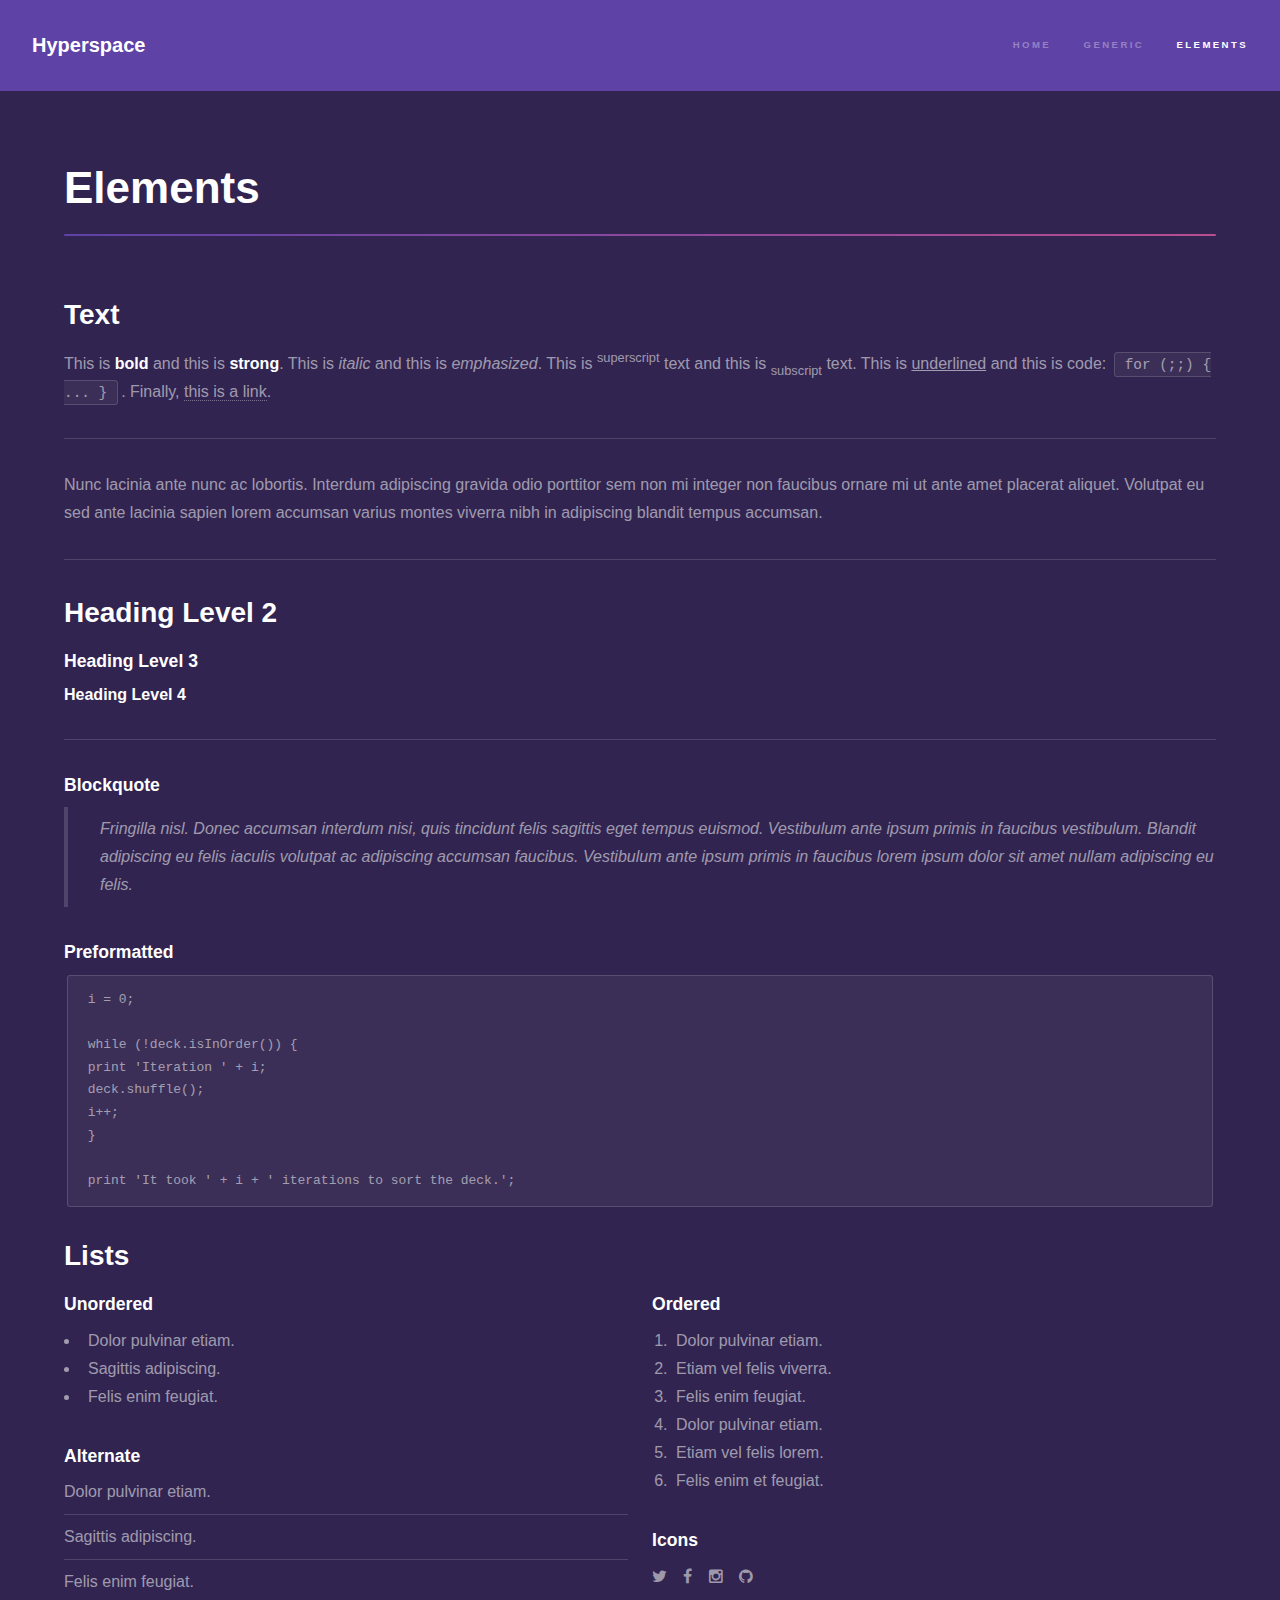
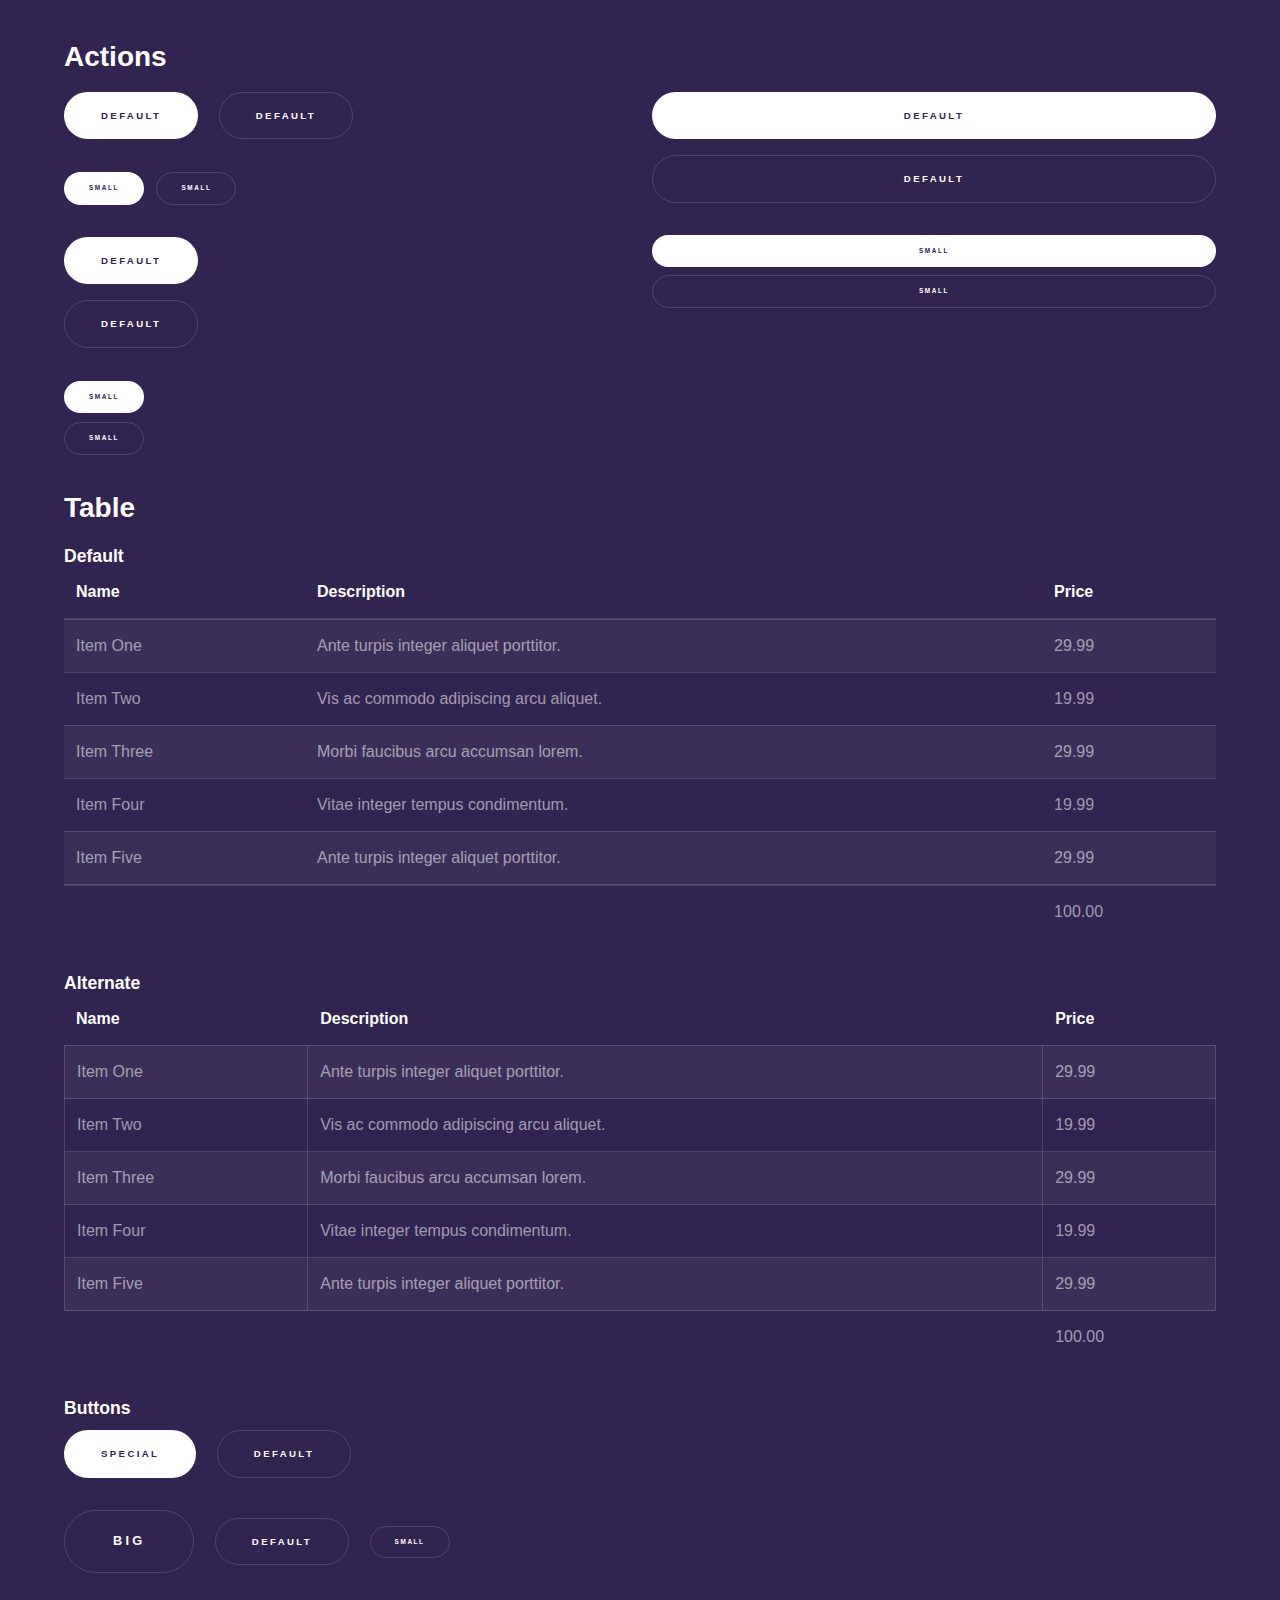
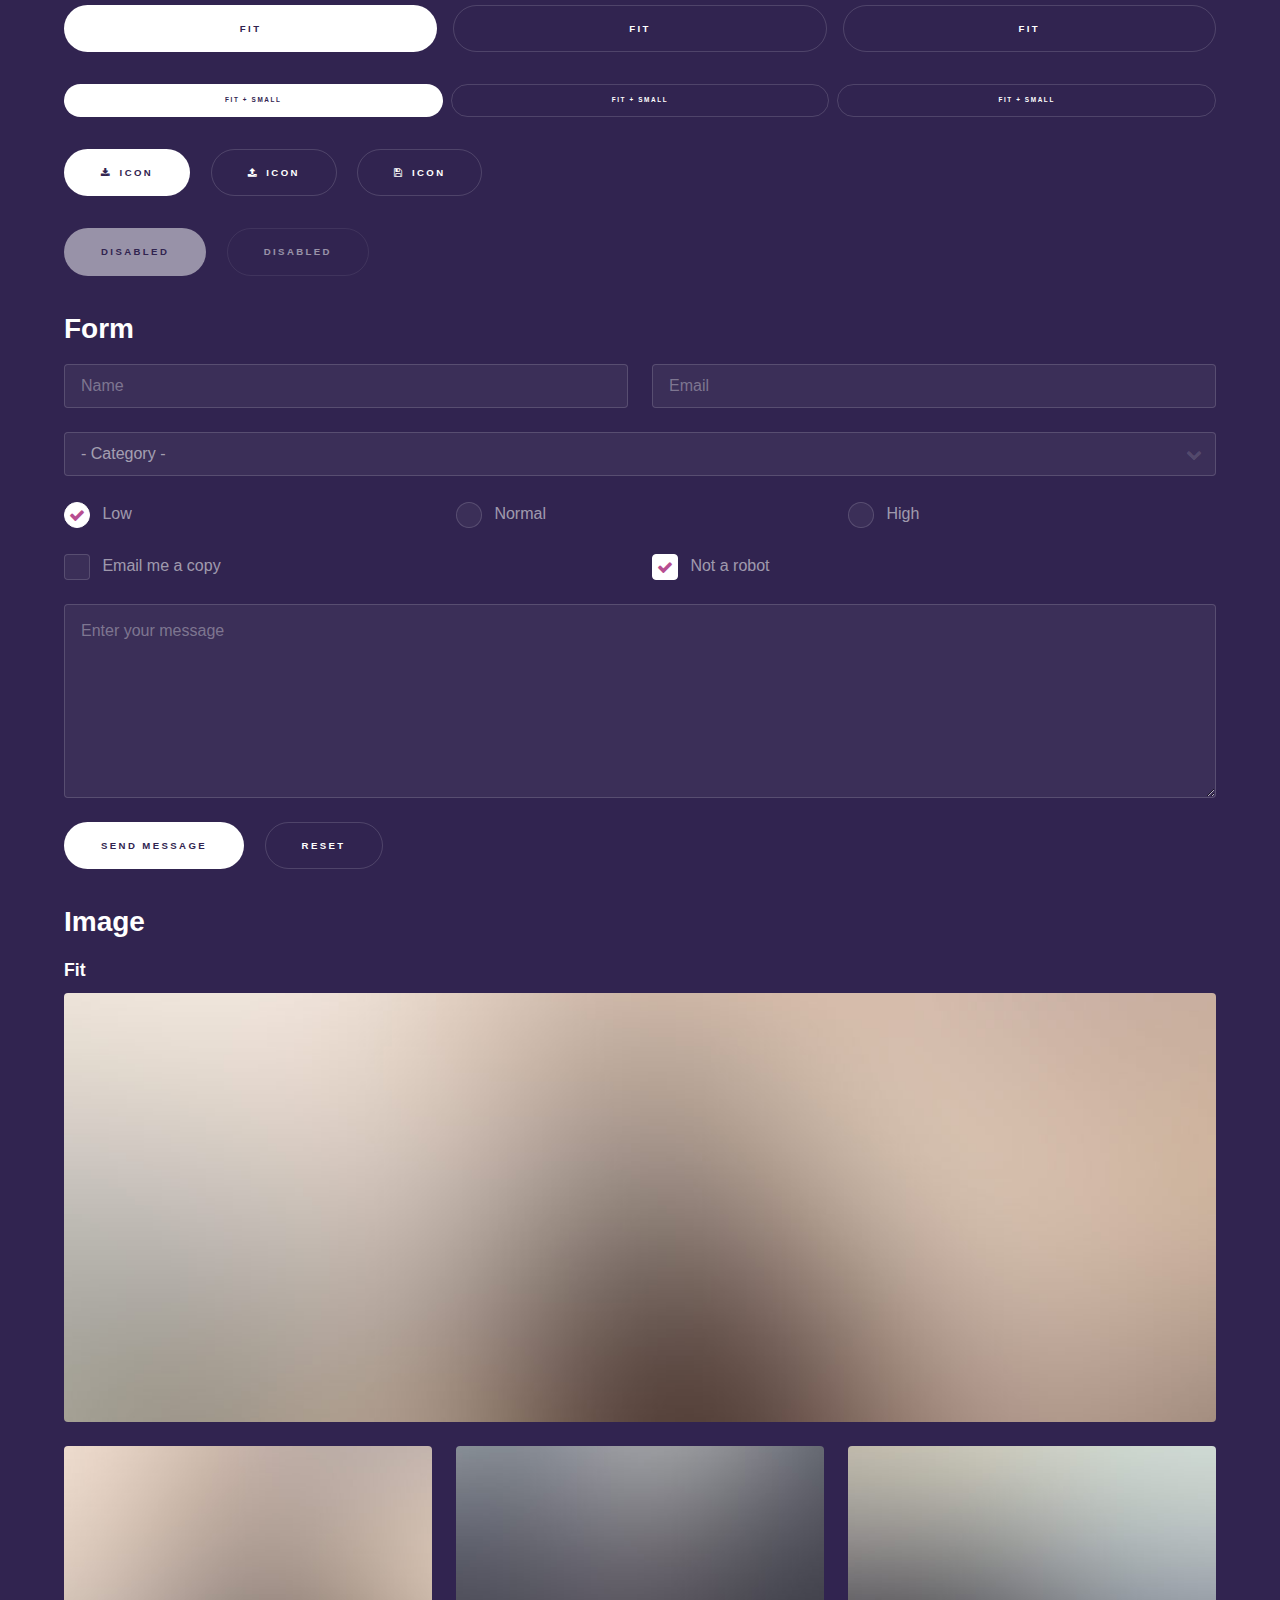
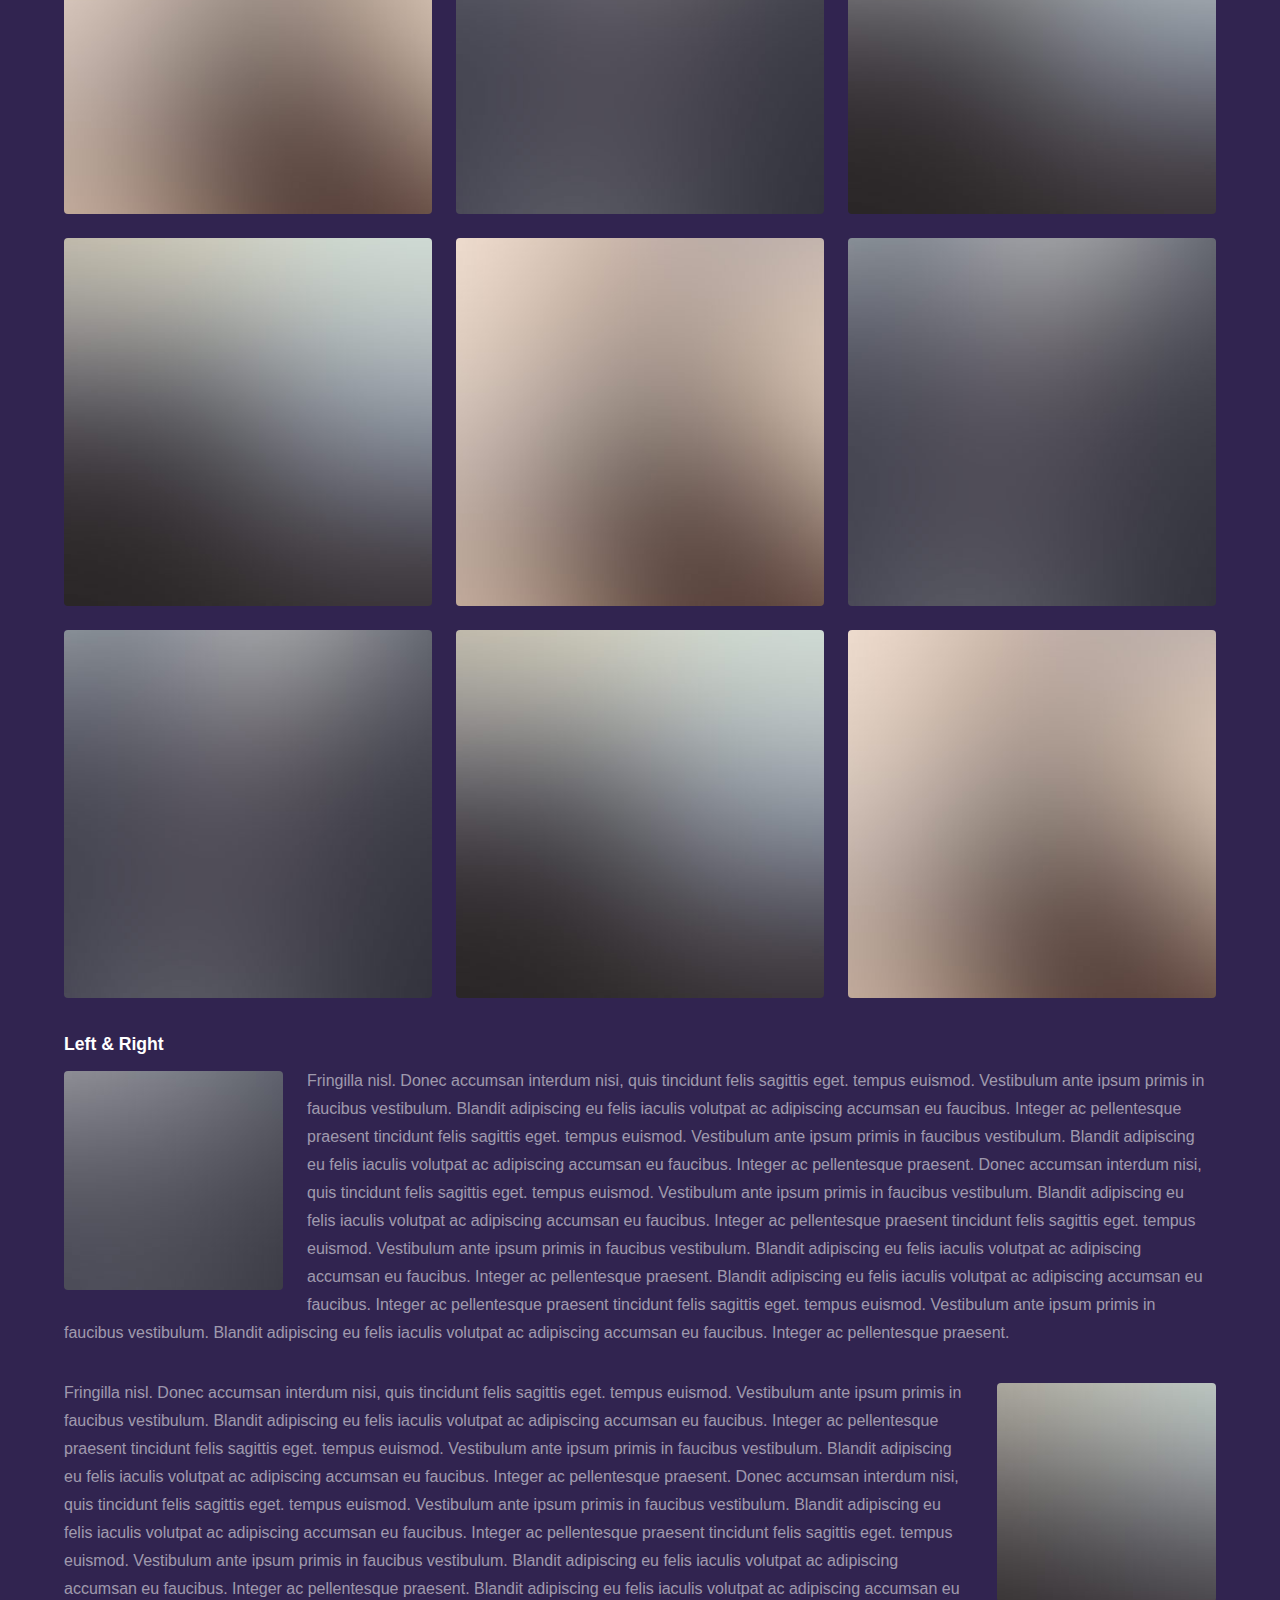
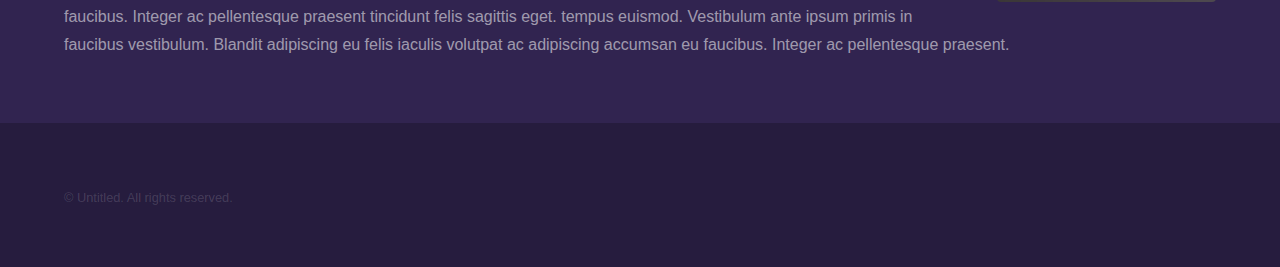
<file: workspace/elements.html>
<!DOCTYPE HTML>
<!--
	Hyperspace by HTML5 UP
	html5up.net | @n33co
	Free for personal and commercial use under the CCA 3.0 license (html5up.net/license)
-->
<html>
	<head>
		<title>Elements - Hyperspace by HTML5 UP</title>
		<meta charset="utf-8" />
		<meta name="viewport" content="width=device-width, initial-scale=1" />
		<!--[if lte IE 8]><script src="assets/js/ie/html5shiv.js"></script><![endif]-->
		<link rel="stylesheet" href="assets/css/main.css" />
		<!--[if lte IE 9]><link rel="stylesheet" href="assets/css/ie9.css" /><![endif]-->
		<!--[if lte IE 8]><link rel="stylesheet" href="assets/css/ie8.css" /><![endif]-->
	</head>
	<body>

		<!-- Header -->
			<header id="header">
				<a href="index.html" class="title">Hyperspace</a>
				<nav>
					<ul>
						<li><a href="index.html">Home</a></li>
						<li><a href="generic.html">Generic</a></li>
						<li><a href="elements.html"  class="active">Elements</a></li>
					</ul>
				</nav>
			</header>

		<!-- Wrapper -->
			<div id="wrapper">

				<!-- Main -->
					<section id="main" class="wrapper">
						<div class="inner">
							<h1 class="major">Elements</h1>

							<!-- Text -->
								<section>
									<h2>Text</h2>
									<p>This is <b>bold</b> and this is <strong>strong</strong>. This is <i>italic</i> and this is <em>emphasized</em>.
									This is <sup>superscript</sup> text and this is <sub>subscript</sub> text.
									This is <u>underlined</u> and this is code: <code>for (;;) { ... }</code>. Finally, <a href="#">this is a link</a>.</p>
									<hr />
									<p>Nunc lacinia ante nunc ac lobortis. Interdum adipiscing gravida odio porttitor sem non mi integer non faucibus ornare mi ut ante amet placerat aliquet. Volutpat eu sed ante lacinia sapien lorem accumsan varius montes viverra nibh in adipiscing blandit tempus accumsan.</p>
									<hr />
									<h2>Heading Level 2</h2>
									<h3>Heading Level 3</h3>
									<h4>Heading Level 4</h4>
									<hr />
									<h3>Blockquote</h3>
									<blockquote>Fringilla nisl. Donec accumsan interdum nisi, quis tincidunt felis sagittis eget tempus euismod. Vestibulum ante ipsum primis in faucibus vestibulum. Blandit adipiscing eu felis iaculis volutpat ac adipiscing accumsan faucibus. Vestibulum ante ipsum primis in faucibus lorem ipsum dolor sit amet nullam adipiscing eu felis.</blockquote>
									<h3>Preformatted</h3>
									<pre><code>i = 0;

while (!deck.isInOrder()) {
print 'Iteration ' + i;
deck.shuffle();
i++;
}

print 'It took ' + i + ' iterations to sort the deck.';</code></pre>
								</section>

							<!-- Lists -->
								<section>
									<h2>Lists</h2>
									<div class="row">
										<div class="6u 12u$(medium)">
											<h3>Unordered</h3>
											<ul>
												<li>Dolor pulvinar etiam.</li>
												<li>Sagittis adipiscing.</li>
												<li>Felis enim feugiat.</li>
											</ul>
											<h3>Alternate</h3>
											<ul class="alt">
												<li>Dolor pulvinar etiam.</li>
												<li>Sagittis adipiscing.</li>
												<li>Felis enim feugiat.</li>
											</ul>
										</div>
										<div class="6u$ 12u$(medium)">
											<h3>Ordered</h3>
											<ol>
												<li>Dolor pulvinar etiam.</li>
												<li>Etiam vel felis viverra.</li>
												<li>Felis enim feugiat.</li>
												<li>Dolor pulvinar etiam.</li>
												<li>Etiam vel felis lorem.</li>
												<li>Felis enim et feugiat.</li>
											</ol>
											<h3>Icons</h3>
											<ul class="icons">
												<li><a href="#" class="icon fa-twitter"><span class="label">Twitter</span></a></li>
												<li><a href="#" class="icon fa-facebook"><span class="label">Facebook</span></a></li>
												<li><a href="#" class="icon fa-instagram"><span class="label">Instagram</span></a></li>
												<li><a href="#" class="icon fa-github"><span class="label">Github</span></a></li>
											</ul>
										</div>
									</div>
									<h2>Actions</h2>
									<div class="row">
										<div class="6u 12u$(medium)">
											<ul class="actions">
												<li><a href="#" class="button special">Default</a></li>
												<li><a href="#" class="button">Default</a></li>
											</ul>
											<ul class="actions small">
												<li><a href="#" class="button special small">Small</a></li>
												<li><a href="#" class="button small">Small</a></li>
											</ul>
											<ul class="actions vertical">
												<li><a href="#" class="button special">Default</a></li>
												<li><a href="#" class="button">Default</a></li>
											</ul>
											<ul class="actions vertical small">
												<li><a href="#" class="button special small">Small</a></li>
												<li><a href="#" class="button small">Small</a></li>
											</ul>
										</div>
										<div class="6u 12u$(medium)">
											<ul class="actions vertical">
												<li><a href="#" class="button special fit">Default</a></li>
												<li><a href="#" class="button fit">Default</a></li>
											</ul>
											<ul class="actions vertical small">
												<li><a href="#" class="button special small fit">Small</a></li>
												<li><a href="#" class="button small fit">Small</a></li>
											</ul>
										</div>
									</div>
								</section>

							<!-- Table -->
								<section>
									<h2>Table</h2>
									<h3>Default</h3>
									<div class="table-wrapper">
										<table>
											<thead>
												<tr>
													<th>Name</th>
													<th>Description</th>
													<th>Price</th>
												</tr>
											</thead>
											<tbody>
												<tr>
													<td>Item One</td>
													<td>Ante turpis integer aliquet porttitor.</td>
													<td>29.99</td>
												</tr>
												<tr>
													<td>Item Two</td>
													<td>Vis ac commodo adipiscing arcu aliquet.</td>
													<td>19.99</td>
												</tr>
												<tr>
													<td>Item Three</td>
													<td> Morbi faucibus arcu accumsan lorem.</td>
													<td>29.99</td>
												</tr>
												<tr>
													<td>Item Four</td>
													<td>Vitae integer tempus condimentum.</td>
													<td>19.99</td>
												</tr>
												<tr>
													<td>Item Five</td>
													<td>Ante turpis integer aliquet porttitor.</td>
													<td>29.99</td>
												</tr>
											</tbody>
											<tfoot>
												<tr>
													<td colspan="2"></td>
													<td>100.00</td>
												</tr>
											</tfoot>
										</table>
									</div>

									<h3>Alternate</h3>
									<div class="table-wrapper">
										<table class="alt">
											<thead>
												<tr>
													<th>Name</th>
													<th>Description</th>
													<th>Price</th>
												</tr>
											</thead>
											<tbody>
												<tr>
													<td>Item One</td>
													<td>Ante turpis integer aliquet porttitor.</td>
													<td>29.99</td>
												</tr>
												<tr>
													<td>Item Two</td>
													<td>Vis ac commodo adipiscing arcu aliquet.</td>
													<td>19.99</td>
												</tr>
												<tr>
													<td>Item Three</td>
													<td> Morbi faucibus arcu accumsan lorem.</td>
													<td>29.99</td>
												</tr>
												<tr>
													<td>Item Four</td>
													<td>Vitae integer tempus condimentum.</td>
													<td>19.99</td>
												</tr>
												<tr>
													<td>Item Five</td>
													<td>Ante turpis integer aliquet porttitor.</td>
													<td>29.99</td>
												</tr>
											</tbody>
											<tfoot>
												<tr>
													<td colspan="2"></td>
													<td>100.00</td>
												</tr>
											</tfoot>
										</table>
									</div>
								</section>

							<!-- Buttons -->
								<section>
									<h3>Buttons</h3>
									<ul class="actions">
										<li><a href="#" class="button special">Special</a></li>
										<li><a href="#" class="button">Default</a></li>
									</ul>
									<ul class="actions">
										<li><a href="#" class="button big">Big</a></li>
										<li><a href="#" class="button">Default</a></li>
										<li><a href="#" class="button small">Small</a></li>
									</ul>
									<ul class="actions fit">
										<li><a href="#" class="button special fit">Fit</a></li>
										<li><a href="#" class="button fit">Fit</a></li>
										<li><a href="#" class="button fit">Fit</a></li>
									</ul>
									<ul class="actions fit small">
										<li><a href="#" class="button special fit small">Fit + Small</a></li>
										<li><a href="#" class="button fit small">Fit + Small</a></li>
										<li><a href="#" class="button fit small">Fit + Small</a></li>
									</ul>
									<ul class="actions">
										<li><a href="#" class="button special icon fa-download">Icon</a></li>
										<li><a href="#" class="button icon fa-upload">Icon</a></li>
										<li><a href="#" class="button icon fa-save">Icon</a></li>
									</ul>
									<ul class="actions">
										<li><span class="button special disabled">Disabled</span></li>
										<li><span class="button disabled">Disabled</span></li>
									</ul>
								</section>

							<!-- Form -->
								<section>
									<h2>Form</h2>
									<form method="post" action="#">
										<div class="row uniform">
											<div class="6u 12u$(xsmall)">
												<input type="text" name="demo-name" id="demo-name" value="" placeholder="Name" />
											</div>
											<div class="6u$ 12u$(xsmall)">
												<input type="email" name="demo-email" id="demo-email" value="" placeholder="Email" />
											</div>
											<div class="12u$">
												<div class="select-wrapper">
													<select name="demo-category" id="demo-category">
														<option value="">- Category -</option>
														<option value="1">Manufacturing</option>
														<option value="1">Shipping</option>
														<option value="1">Administration</option>
														<option value="1">Human Resources</option>
													</select>
												</div>
											</div>
											<div class="4u 12u$(small)">
												<input type="radio" id="demo-priority-low" name="demo-priority" checked>
												<label for="demo-priority-low">Low</label>
											</div>
											<div class="4u 12u$(small)">
												<input type="radio" id="demo-priority-normal" name="demo-priority">
												<label for="demo-priority-normal">Normal</label>
											</div>
											<div class="4u$ 12u$(small)">
												<input type="radio" id="demo-priority-high" name="demo-priority">
												<label for="demo-priority-high">High</label>
											</div>
											<div class="6u 12u$(small)">
												<input type="checkbox" id="demo-copy" name="demo-copy">
												<label for="demo-copy">Email me a copy</label>
											</div>
											<div class="6u$ 12u$(small)">
												<input type="checkbox" id="demo-human" name="demo-human" checked>
												<label for="demo-human">Not a robot</label>
											</div>
											<div class="12u$">
												<textarea name="demo-message" id="demo-message" placeholder="Enter your message" rows="6"></textarea>
											</div>
											<div class="12u$">
												<ul class="actions">
													<li><input type="submit" value="Send Message" class="special" /></li>
													<li><input type="reset" value="Reset" /></li>
												</ul>
											</div>
										</div>
									</form>
								</section>

							<!-- Image -->
								<section>
									<h2>Image</h2>
									<h3>Fit</h3>
									<div class="box alt">
										<div class="row uniform">
											<div class="12u$"><span class="image fit"><img src="images/pic04.jpg" alt="" /></span></div>
											<div class="4u"><span class="image fit"><img src="images/pic01.jpg" alt="" /></span></div>
											<div class="4u"><span class="image fit"><img src="images/pic02.jpg" alt="" /></span></div>
											<div class="4u$"><span class="image fit"><img src="images/pic03.jpg" alt="" /></span></div>
											<div class="4u"><span class="image fit"><img src="images/pic03.jpg" alt="" /></span></div>
											<div class="4u"><span class="image fit"><img src="images/pic01.jpg" alt="" /></span></div>
											<div class="4u$"><span class="image fit"><img src="images/pic02.jpg" alt="" /></span></div>
											<div class="4u"><span class="image fit"><img src="images/pic02.jpg" alt="" /></span></div>
											<div class="4u"><span class="image fit"><img src="images/pic03.jpg" alt="" /></span></div>
											<div class="4u$"><span class="image fit"><img src="images/pic01.jpg" alt="" /></span></div>
										</div>
									</div>
									<h3>Left &amp; Right</h3>
									<p><span class="image left"><img src="images/pic05.jpg" alt="" /></span>Fringilla nisl. Donec accumsan interdum nisi, quis tincidunt felis sagittis eget. tempus euismod. Vestibulum ante ipsum primis in faucibus vestibulum. Blandit adipiscing eu felis iaculis volutpat ac adipiscing accumsan eu faucibus. Integer ac pellentesque praesent tincidunt felis sagittis eget. tempus euismod. Vestibulum ante ipsum primis in faucibus vestibulum. Blandit adipiscing eu felis iaculis volutpat ac adipiscing accumsan eu faucibus. Integer ac pellentesque praesent. Donec accumsan interdum nisi, quis tincidunt felis sagittis eget. tempus euismod. Vestibulum ante ipsum primis in faucibus vestibulum. Blandit adipiscing eu felis iaculis volutpat ac adipiscing accumsan eu faucibus. Integer ac pellentesque praesent tincidunt felis sagittis eget. tempus euismod. Vestibulum ante ipsum primis in faucibus vestibulum. Blandit adipiscing eu felis iaculis volutpat ac adipiscing accumsan eu faucibus. Integer ac pellentesque praesent. Blandit adipiscing eu felis iaculis volutpat ac adipiscing accumsan eu faucibus. Integer ac pellentesque praesent tincidunt felis sagittis eget. tempus euismod. Vestibulum ante ipsum primis in faucibus vestibulum. Blandit adipiscing eu felis iaculis volutpat ac adipiscing accumsan eu faucibus. Integer ac pellentesque praesent.</p>
									<p><span class="image right"><img src="images/pic06.jpg" alt="" /></span>Fringilla nisl. Donec accumsan interdum nisi, quis tincidunt felis sagittis eget. tempus euismod. Vestibulum ante ipsum primis in faucibus vestibulum. Blandit adipiscing eu felis iaculis volutpat ac adipiscing accumsan eu faucibus. Integer ac pellentesque praesent tincidunt felis sagittis eget. tempus euismod. Vestibulum ante ipsum primis in faucibus vestibulum. Blandit adipiscing eu felis iaculis volutpat ac adipiscing accumsan eu faucibus. Integer ac pellentesque praesent. Donec accumsan interdum nisi, quis tincidunt felis sagittis eget. tempus euismod. Vestibulum ante ipsum primis in faucibus vestibulum. Blandit adipiscing eu felis iaculis volutpat ac adipiscing accumsan eu faucibus. Integer ac pellentesque praesent tincidunt felis sagittis eget. tempus euismod. Vestibulum ante ipsum primis in faucibus vestibulum. Blandit adipiscing eu felis iaculis volutpat ac adipiscing accumsan eu faucibus. Integer ac pellentesque praesent. Blandit adipiscing eu felis iaculis volutpat ac adipiscing accumsan eu faucibus. Integer ac pellentesque praesent tincidunt felis sagittis eget. tempus euismod. Vestibulum ante ipsum primis in faucibus vestibulum. Blandit adipiscing eu felis iaculis volutpat ac adipiscing accumsan eu faucibus. Integer ac pellentesque praesent.</p>
								</section>

						</div>
					</section>

			</div>

		<!-- Footer -->
			<footer id="footer" class="wrapper alt">
				<div class="inner">
					<ul class="menu">
						<li>&copy; Untitled. All rights reserved.</li>
					</ul>
				</div>
			</footer>

		<!-- Scripts -->
			<script src="assets/js/jquery.min.js"></script>
			<script src="assets/js/jquery.scrollex.min.js"></script>
			<script src="assets/js/jquery.scrolly.min.js"></script>
			<script src="assets/js/skel.min.js"></script>
			<script src="assets/js/util.js"></script>
			<!--[if lte IE 8]><script src="assets/js/ie/respond.min.js"></script><![endif]-->
			<script src="assets/js/main.js"></script>

	</body>
</html>
</file>
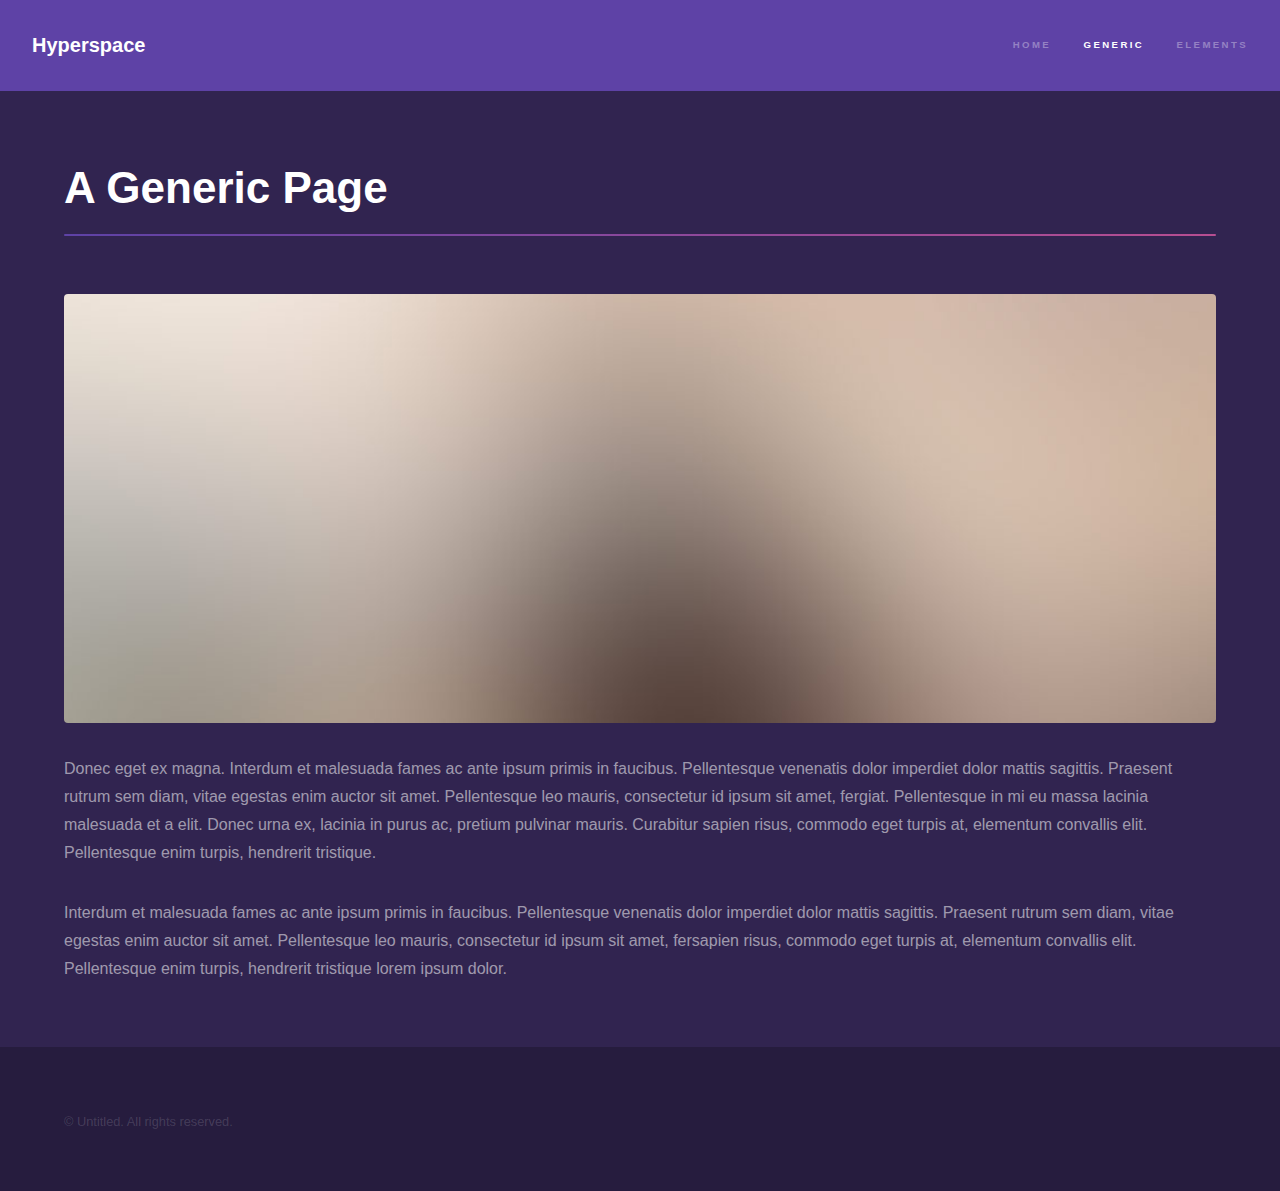
<file: workspace/generic.html>
<!DOCTYPE HTML>
<!--
	Hyperspace by HTML5 UP
	html5up.net | @n33co
	Free for personal and commercial use under the CCA 3.0 license (html5up.net/license)
-->
<html>
	<head>
		<title>Generic - Hyperspace by HTML5 UP</title>
		<meta charset="utf-8" />
		<meta name="viewport" content="width=device-width, initial-scale=1" />
		<!--[if lte IE 8]><script src="assets/js/ie/html5shiv.js"></script><![endif]-->
		<link rel="stylesheet" href="assets/css/main.css" />
		<!--[if lte IE 9]><link rel="stylesheet" href="assets/css/ie9.css" /><![endif]-->
		<!--[if lte IE 8]><link rel="stylesheet" href="assets/css/ie8.css" /><![endif]-->
	</head>
	<body>

		<!-- Header -->
			<header id="header">
				<a href="index.html" class="title">Hyperspace</a>
				<nav>
					<ul>
						<li><a href="index.html">Home</a></li>
						<li><a href="generic.html" class="active">Generic</a></li>
						<li><a href="elements.html">Elements</a></li>
					</ul>
				</nav>
			</header>

		<!-- Wrapper -->
			<div id="wrapper">

				<!-- Main -->
					<section id="main" class="wrapper">
						<div class="inner">
							<h1 class="major">A Generic Page</h1>
							<span class="image fit"><img src="images/pic04.jpg" alt="" /></span>
							<p>Donec eget ex magna. Interdum et malesuada fames ac ante ipsum primis in faucibus. Pellentesque venenatis dolor imperdiet dolor mattis sagittis. Praesent rutrum sem diam, vitae egestas enim auctor sit amet. Pellentesque leo mauris, consectetur id ipsum sit amet, fergiat. Pellentesque in mi eu massa lacinia malesuada et a elit. Donec urna ex, lacinia in purus ac, pretium pulvinar mauris. Curabitur sapien risus, commodo eget turpis at, elementum convallis elit. Pellentesque enim turpis, hendrerit tristique.</p>
							<p>Interdum et malesuada fames ac ante ipsum primis in faucibus. Pellentesque venenatis dolor imperdiet dolor mattis sagittis. Praesent rutrum sem diam, vitae egestas enim auctor sit amet. Pellentesque leo mauris, consectetur id ipsum sit amet, fersapien risus, commodo eget turpis at, elementum convallis elit. Pellentesque enim turpis, hendrerit tristique lorem ipsum dolor.</p>
						</div>
					</section>

			</div>

		<!-- Footer -->
			<footer id="footer" class="wrapper alt">
				<div class="inner">
					<ul class="menu">
						<li>&copy; Untitled. All rights reserved.</li>
					</ul>
				</div>
			</footer>

		<!-- Scripts -->
			<script src="assets/js/jquery.min.js"></script>
			<script src="assets/js/jquery.scrollex.min.js"></script>
			<script src="assets/js/jquery.scrolly.min.js"></script>
			<script src="assets/js/skel.min.js"></script>
			<script src="assets/js/util.js"></script>
			<!--[if lte IE 8]><script src="assets/js/ie/respond.min.js"></script><![endif]-->
			<script src="assets/js/main.js"></script>

	</body>
</html>
</file>
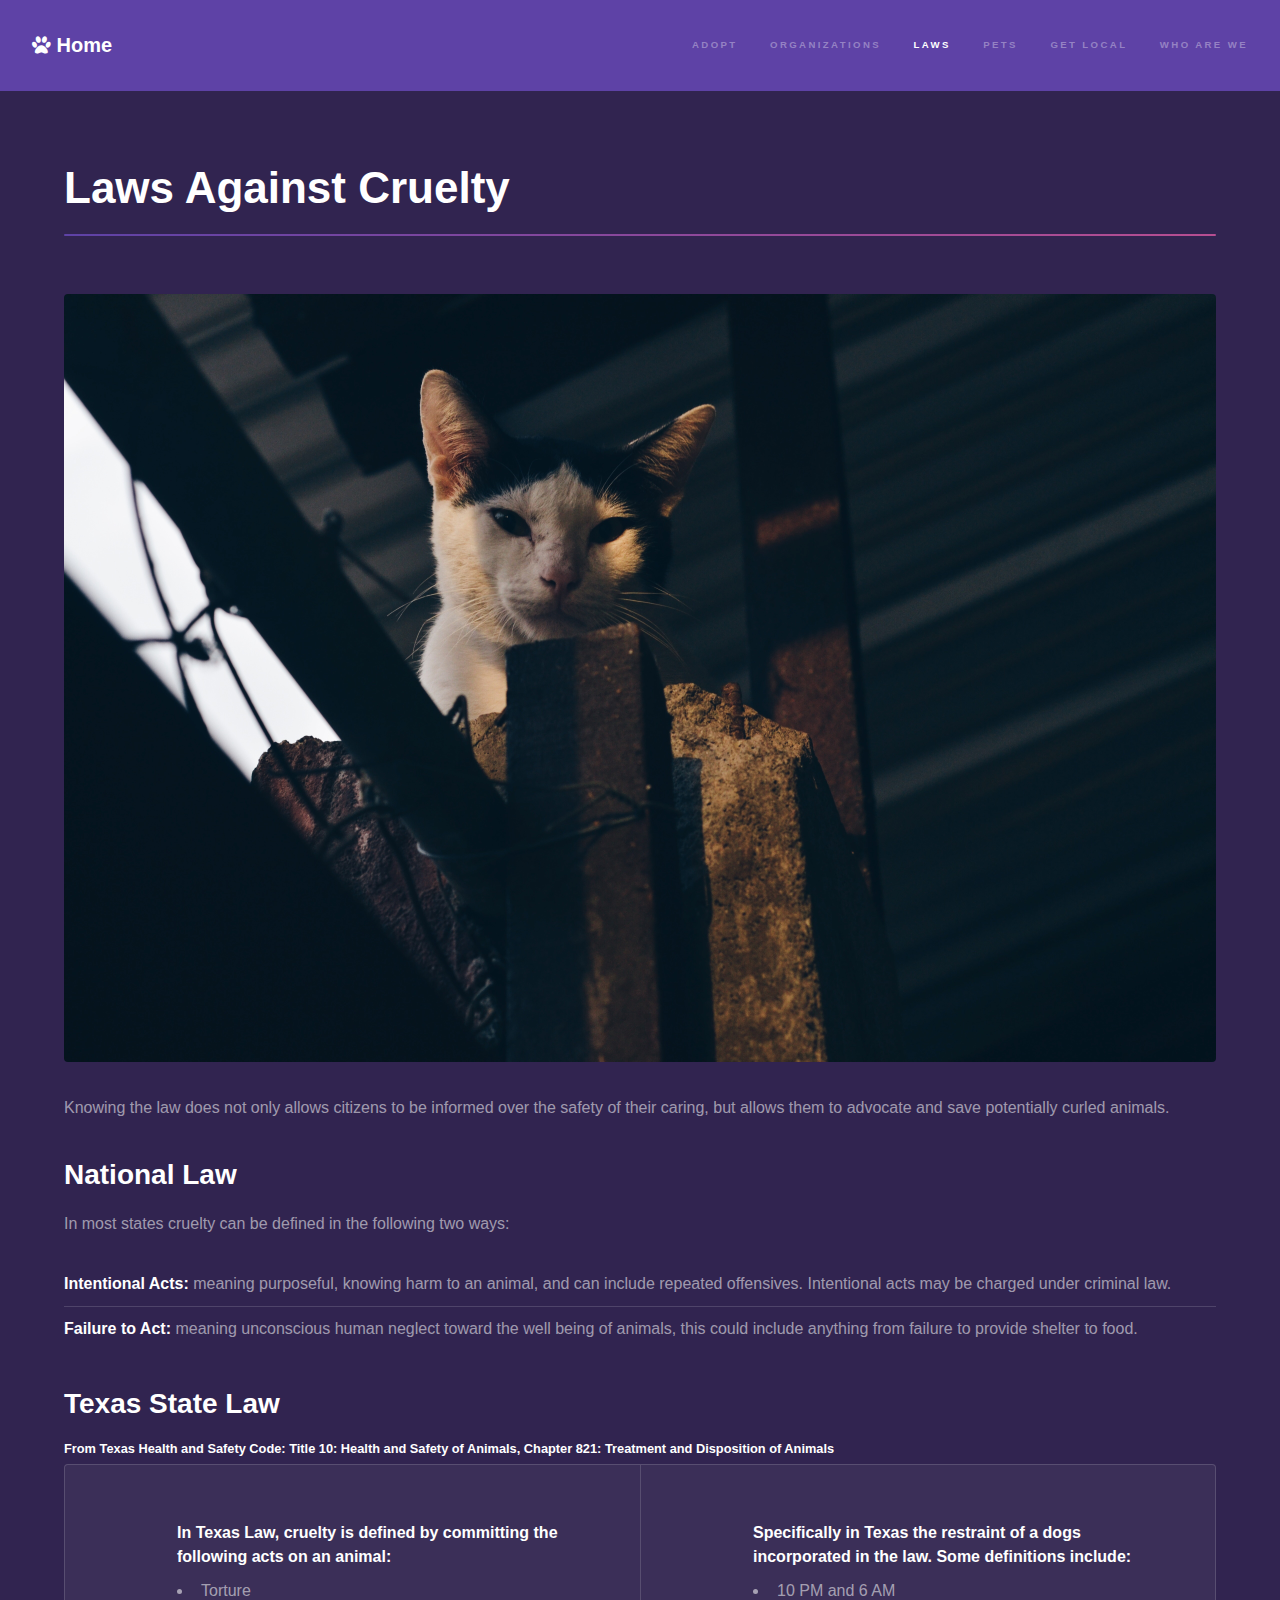
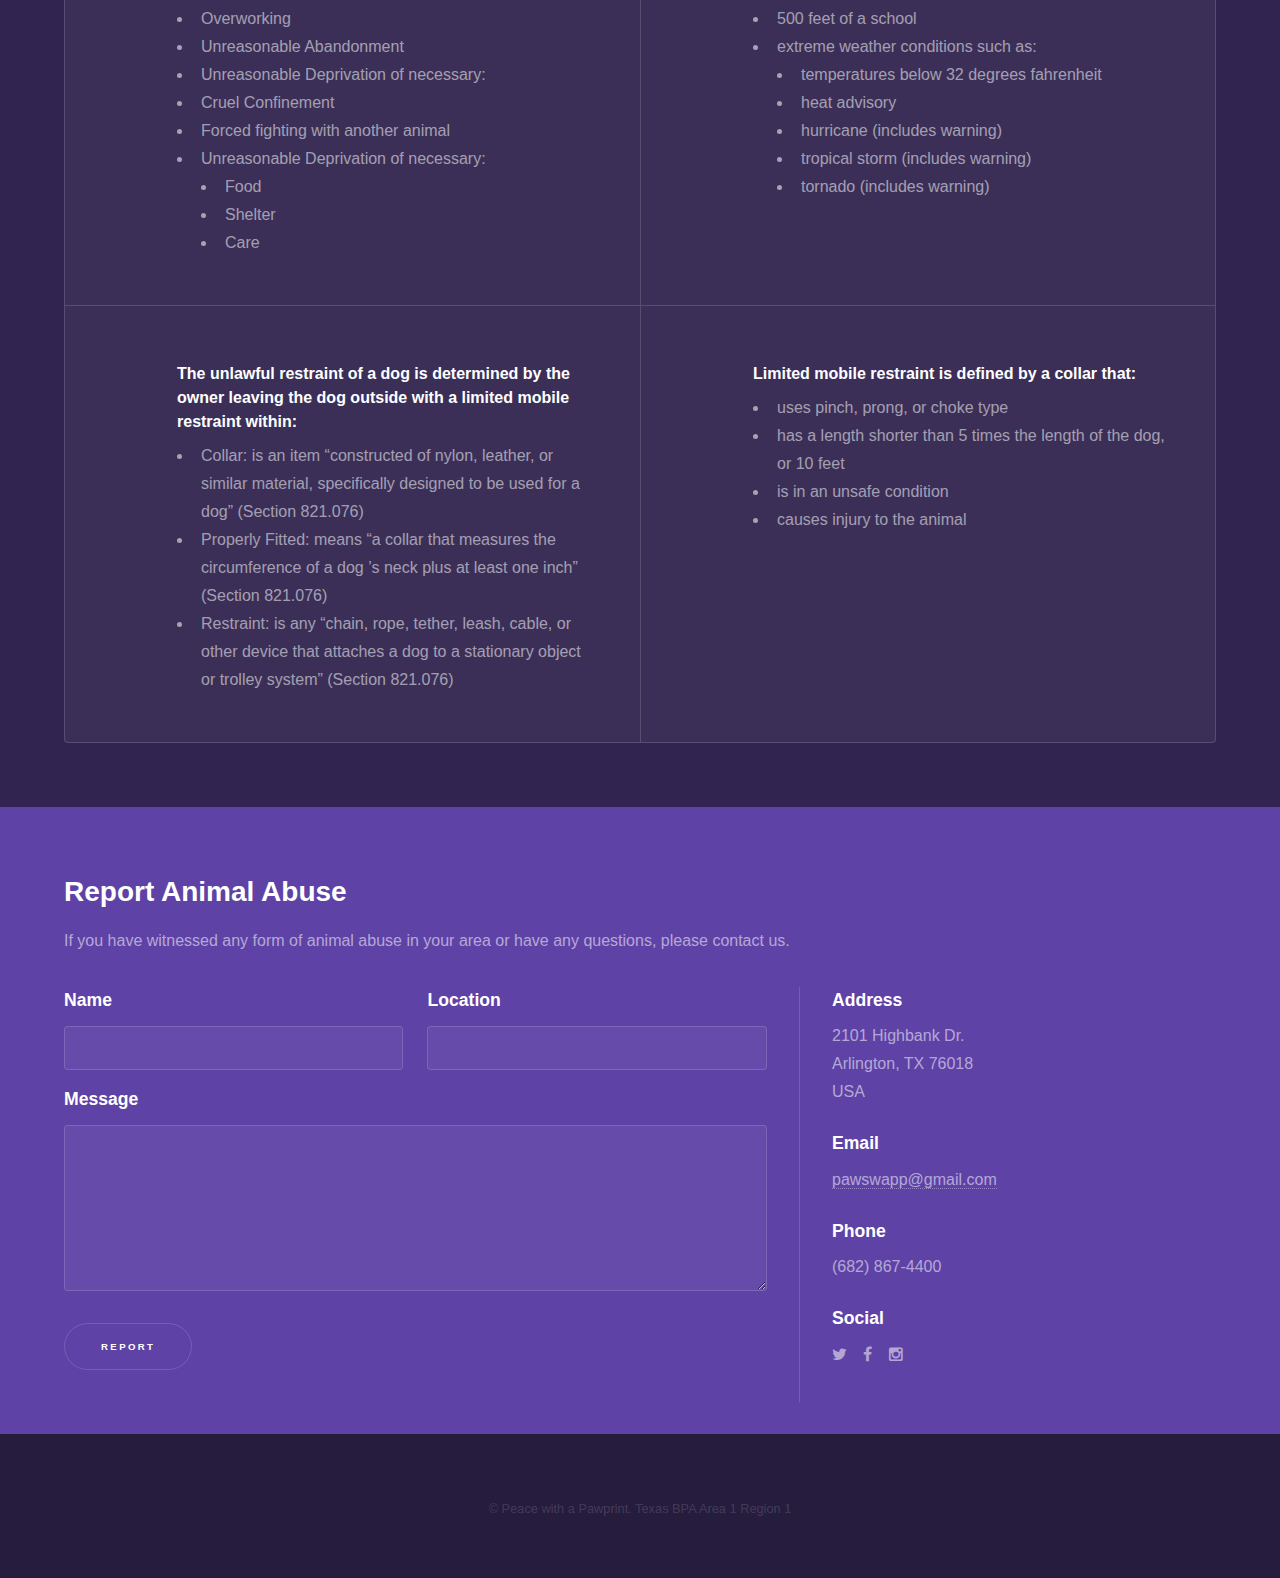
<file: workspace/law.html>
<!DOCTYPE HTML>
<!--
	Hyperspace by HTML5 UP
	html5up.net | @n33co
	Free for personal and commercial use under the CCA 3.0 license (html5up.net/license)
-->
<html>
	<head>
		<title>Cruelty Laws</title>
		<meta charset="utf-8" />
		<meta name="viewport" content="width=device-width, initial-scale=1" />
		<!--[if lte IE 8]><script src="assets/js/ie/html5shiv.js"></script><![endif]-->
		<link rel="stylesheet" href="assets/css/main.css" />
		<!--[if lte IE 9]><link rel="stylesheet" href="assets/css/ie9.css" /><![endif]-->
		<!--[if lte IE 8]><link rel="stylesheet" href="assets/css/ie8.css" /><![endif]-->
	</head>
	<body>

		<!-- Header -->
			<header id="header">
				<a href="index.html" class="title"><i class="fa fa-paw"></i> Home</a>
				<nav>
					<ul>
						<li><a href="pictures.html">Adopt</a></li>
						<li><a href="resources.html">Organizations</a></li>
						<li><a href="law.html" class="active">Laws</a></li>
						<li><a href="pet.html">Pets</a></li>
						<li><a href="local.html">Get Local</a></li>
						<li><a href="who.html">Who are we</a></li>
					</ul>
				</nav>
			</header>

		<!-- Wrapper -->
			<div id="wrapper">

				<!-- Main -->
					<section id="main" class="wrapper">
						<div class="inner">
							<h1 class="major">Laws Against Cruelty</h1>
							<span class="image fit"><img src="images/cat.jpg" alt="" /></span>
							<p>Knowing the law does not only allows citizens to be informed over the safety of their caring, but allows them to advocate and save potentially curled animals.</p>
							<h2>National Law</h2>
							<p>In most states cruelty can be defined in the following two ways:</p>
							<ul class="alt">
								<li><b>Intentional Acts:</b> meaning purposeful, knowing harm to an animal, and can include repeated offensives. Intentional acts may be charged under criminal law.</li>
								<li><b>Failure to Act:</b> meaning unconscious human neglect toward the well being of animals, this could include anything from failure to provide shelter to food.</li>
							</ul>
							<h2>Texas State Law</h2>
							<h5>From Texas Health and Safety Code: Title 10: Health and Safety of Animals, Chapter 821: Treatment and Disposition of Animals</h5>
							<div class="features">
								<section>
									<span class="icon major fa-gavel"></span>
									<h4>In Texas Law, cruelty is defined by committing the following acts on an animal:</h4>
									<ul>
								<li>Torture</li>
								<li>Overworking</li>
								<li>Unreasonable Abandonment</li>
								<li>Unreasonable Deprivation of necessary:</li>
								<li>Cruel Confinement</li>
								<li>Forced fighting with another animal</li>
								<li>Unreasonable Deprivation of necessary:</li>
								<li style="list-style-type:none">
									<ul>
										<li>Food</li>
										<li>Shelter</li>
										<li>Care</li>
									</ul>
								</li>
							</ul>
								</section>
								<section>
									<span class="icon major fa fa-bug"></span>
									<h4>Specifically in Texas the restraint of a dogs incorporated in the law. Some definitions include:</h4>
									<ul>
								<li>10 PM and 6 AM</li>
								<li>500 feet of a school</li>
								<li>extreme weather conditions such as:</li>
								<li style="list-style-type:none">
									<ul>
										<li>temperatures below 32 degrees fahrenheit</li>
										<li>heat advisory</li>
										<li>hurricane (includes warning)</li>
										<li>tropical storm (includes warning)</li>
										<li>tornado (includes warning)</li>
									</ul>
								</li>
							</ul>
								</section>
								<section>
									<span class="icon major fa-meh-o"></span>
									<h4>The unlawful restraint of a dog is determined by the owner leaving the dog outside with a limited mobile restraint within:</h4>
									<ul>
								<li>Collar: is an item “constructed of nylon, leather, or similar material, specifically designed to be used for a dog” (Section 821.076)</li>
								<li>Properly Fitted: means “a collar that measures the circumference of a dog ’s neck plus at least one inch” (Section 821.076)</li>
								<li>Restraint: is any “chain, rope, tether, leash, cable, or other device that attaches a dog to a stationary object or trolley system” (Section 821.076)</li>
							</ul>
								</section>
								<section>
									<span class="icon major fa fa-paw"></span>
									<h4>Limited mobile restraint is defined by a collar that:</h4>
									<ul>
										<li>uses pinch, prong, or choke type</li>
										<li>has a length shorter than 5 times the length of the dog, or 10 feet</li>
										<li>is in an unsafe condition</li>
										<li>causes injury to the animal</li>
									</ul>
								</section>
							</div>
						</div>
					</section>

				<!-- Three -->
					<section id="three" class="wrapper style1 fade-up">
						<div class="inner">
							<h2>Report Animal Abuse</h2>
							<p>If you have witnessed any form of animal abuse in your area or have any questions, please contact us.</p>
							<div class="split style1">
								<section>
									<form action='mailto:pawswapp@gmail.com' method="post" enctype="text/plain">
										<div class="field half first">
											<label for="name">Name</label>
											<input type="text" name="name" id="name" />
										</div>
								
										<div class="field half ">
											<label for="location">Location</label>
											<input type="text" name="location" id="location" />
										</div>
										
										<div class="field">
											
											<label for="message">Message</label>
											<textarea name="message" id="message" rows="5"></textarea>
										</div>
										
									 	<ul class="actions">
											<li><a href="mailto:pawswapp@gmail.com" class="button submit">Report</a></li>
										</ul>
									</form>
								</section>
								<section>
									<ul class="contact">
										<li>
											<h3>Address</h3>
											<span>2101 Highbank Dr.<br />
											Arlington, TX 76018<br />
											USA</span>
										</li>
										<li>
											<h3>Email</h3>
											<a href="mailto:pawswapp@gmail.com" target="_top">pawswapp@gmail.com</a>
										</li>
										<li>
											<h3>Phone</h3>
											<span>(682) 867-4400</span>
										</li>
										<li>
											<h3>Social</h3>
											<ul class="icons">
												<li><a href="http://www.twitter.com" class="fa-twitter"><span class="label">Twitter</span></a></li>
												<li><a href="http://www.facebook.com" class="fa-facebook"><span class="label">Facebook</span></a></li>
												<!--<li><a href="#" class="fa-github"><span class="label">GitHub</span></a></li>-->
												<li><a href="http://www.instagram.com" class="fa-instagram"><span class="label">Instagram</span></a></li>
												<!--<li><a href="#" class="fa-linkedin"><span class="label">LinkedIn</span></a></li>-->
											</ul>
										</li>
									</ul>
								</section>
							</div>
						</div>
					</section>

			</div>

		<!-- Footer -->
			<footer id="footer" class="wrapper alt">
				<div class="inner">
					<ul class="menu">
						<center>&copy; Peace with a Pawprint. Texas BPA Area 1 Region 1 </center>
					</ul>
				</div>
			</footer>

		<!-- Scripts -->
			<script src="assets/js/jquery.min.js"></script>
			<script src="assets/js/jquery.scrollex.min.js"></script>
			<script src="assets/js/jquery.scrolly.min.js"></script>
			<script src="assets/js/skel.min.js"></script>
			<script src="assets/js/util.js"></script>
			<!--[if lte IE 8]><script src="assets/js/ie/respond.min.js"></script><![endif]-->
			<script src="assets/js/main.js"></script>

	</body>
</html>
</file>
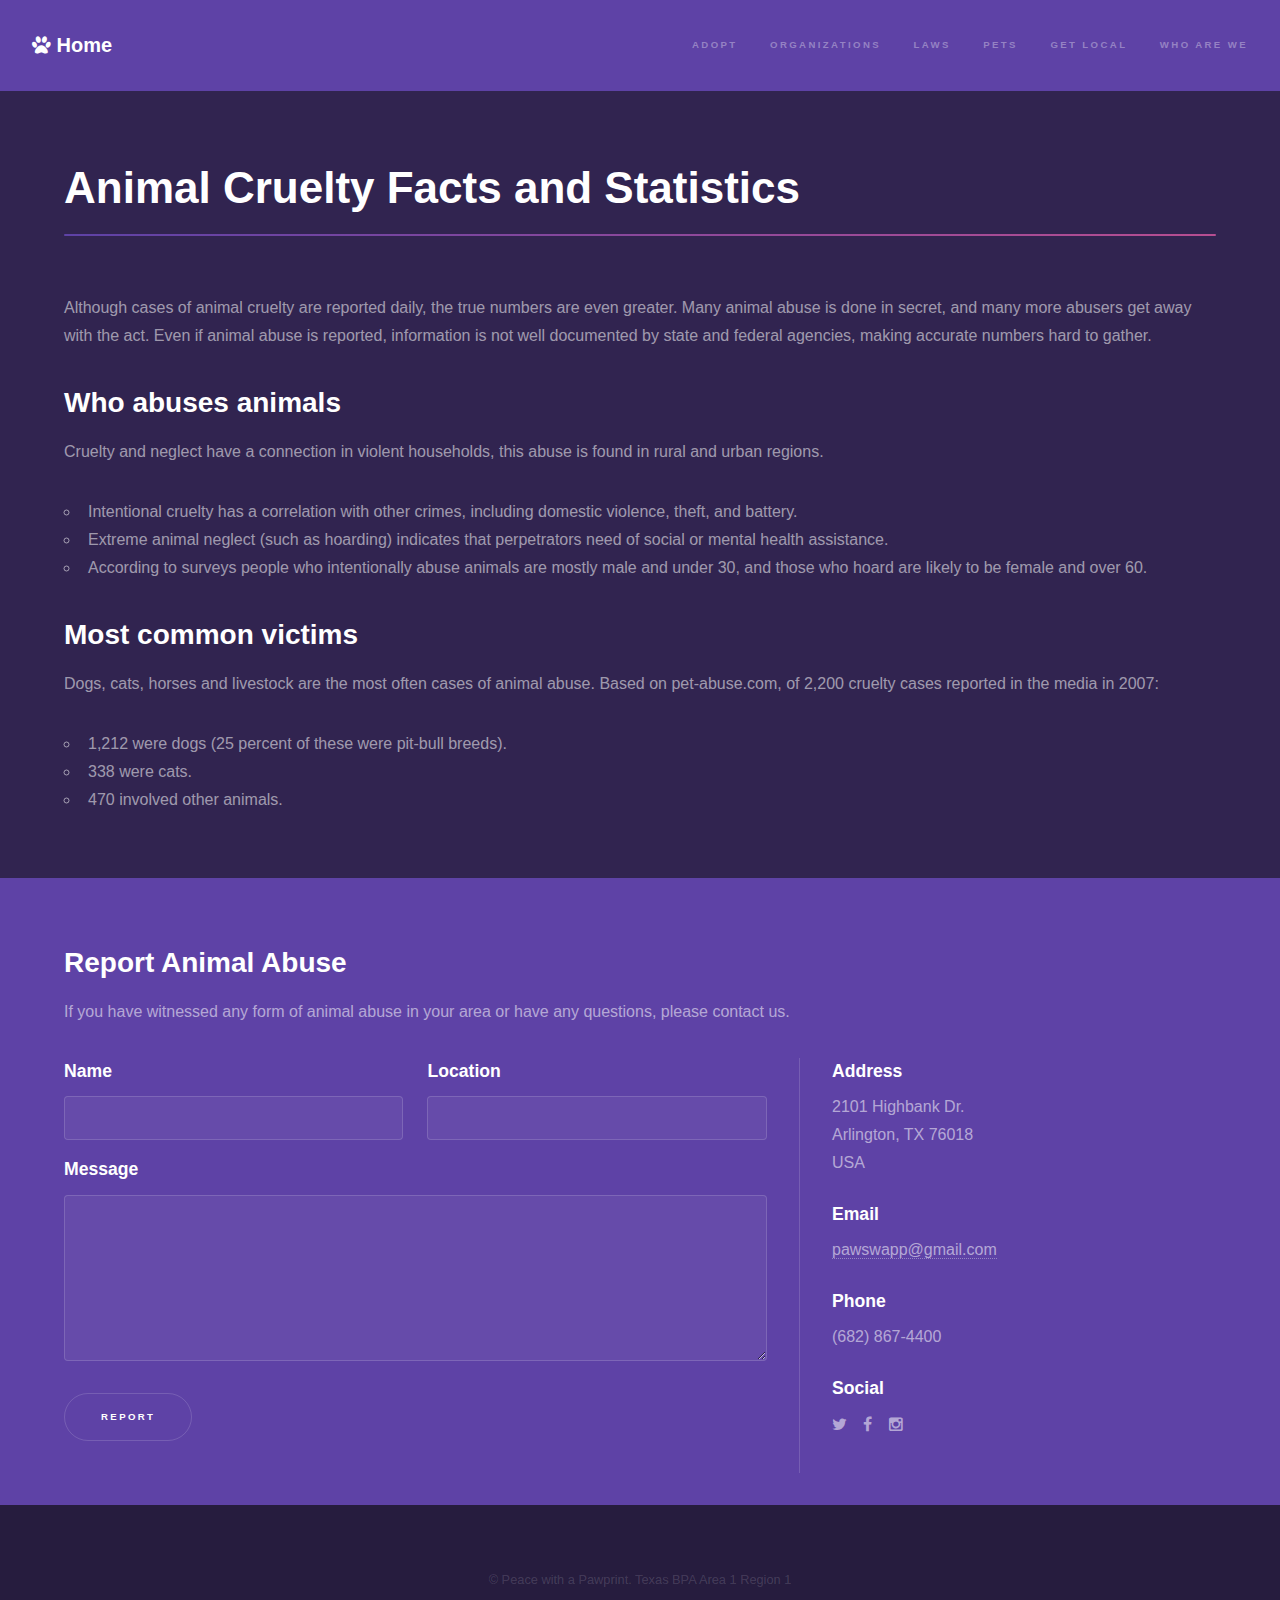
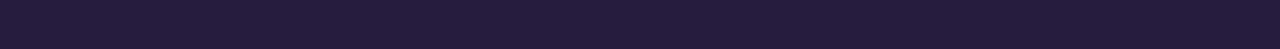
<file: workspace/more-abuse.html>
<!DOCTYPE HTML>
<!--
	Hyperspace by HTML5 UP
	html5up.net | @n33co
	Free for personal and commercial use under the CCA 3.0 license (html5up.net/license)
-->
<html>
	<head>
		<title>Animal Cruelty Facts and Statistics</title>
		<meta charset="utf-8" />
		<meta name="viewport" content="width=device-width, initial-scale=1" />
		<!--[if lte IE 8]><script src="assets/js/ie/html5shiv.js"></script><![endif]-->
		<link rel="stylesheet" href="assets/css/main.css" />
		<!--[if lte IE 9]><link rel="stylesheet" href="assets/css/ie9.css" /><![endif]-->
		<!--[if lte IE 8]><link rel="stylesheet" href="assets/css/ie8.css" /><![endif]-->
	</head>
	<body>
		<!-- Header -->
			<header id="header">
				<a href="index.html" class="title"><i class="fa fa-paw"></i> Home</a>
				<nav>
					<ul>
						<li><a href="pictures.html">Adopt</a></li>
						<li><a href="resources.html">Organizations</a></li>
						<li><a href="law.html">Laws</a></li>
						<li><a href="pet.html">Pets</a></li>
						<li><a href="local.html">Get Local</a></li>
						<li><a href="who.html">Who are we</a></li>
					</ul>
				</nav>
			</header>
			

		<!-- Wrapper -->
			<div id="wrapper">

				<!-- Main -->
					<section id="main" class="wrapper">
						<div class="inner">
							<h1 class="major">Animal Cruelty Facts and Statistics</h1>
							<!--	<span class="image fit"><img src="images/pic04.jpg" alt="" /></span> -->
							<p>Although cases of animal cruelty are reported daily, the true numbers are even greater. Many animal abuse is done in secret, and many more abusers get away with the act. Even if animal abuse is reported, information is not well documented by state and federal agencies, making accurate numbers hard to gather.</p>
						

							<h2>Who abuses animals</h2>
							<p>Cruelty and neglect have a connection in violent households, this abuse is found in rural and urban regions.</p>
							<ul style="list-style-type:circle">
							<li>Intentional cruelty has a correlation with other crimes, including domestic violence, theft, and battery.</li>
							<li>Extreme animal neglect (such as hoarding) indicates  that perpetrators need of social or mental health assistance.</li>
							<li>According to surveys people who intentionally abuse animals are mostly male and under 30,  and those who hoard are likely to be female and over 60.</li>
							</ul>
		
							<h2>Most common victims</h2>
							<p>Dogs, cats, horses and livestock are the most often cases of animal abuse. Based on pet-abuse.com, of 2,200 cruelty cases reported in the media in 2007:</p>
							<ul style="list-style-type:circle">
							<li>1,212 were dogs (25 percent of these were pit-bull breeds).</li>
							<li>338 were cats.</li>
							<li>470 involved other animals.</li>
							</u1>
						</div>
					</section>

			</div>

	<!-- Three -->
					<section id="three" class="wrapper style1 fade-up">
						<div class="inner">
							<h2>Report Animal Abuse</h2>
							<p>If you have witnessed any form of animal abuse in your area or have any questions, please contact us.</p>
							<div class="split style1">
								<section>
									<form action='mailto:pawswapp@gmail.com' method="post" enctype="text/plain">
										<div class="field half first">
											<label for="name">Name</label>
											<input type="text" name="name" id="name" />
										</div>
								
										<div class="field half ">
											<label for="location">Location</label>
											<input type="text" name="location" id="location" />
										</div>
										
										<div class="field">
											
											<label for="message">Message</label>
											<textarea name="message" id="message" rows="5"></textarea>
										</div>
										
									 	<ul class="actions">
											<li><a href="mailto:pawswapp@gmail.com" class="button submit">Report</a></li>
										</ul>
									</form>
								</section>
								<section>
									<ul class="contact">
										<li>
											<h3>Address</h3>
											<span>2101 Highbank Dr.<br />
											Arlington, TX 76018<br />
											USA</span>
										</li>
										<li>
											<h3>Email</h3>
											<a href="mailto:pawswapp@gmail.com" target="_top">pawswapp@gmail.com</a>
										</li>
										<li>
											<h3>Phone</h3>
											<span>(682) 867-4400</span>
										</li>
										<li>
											<h3>Social</h3>
											<ul class="icons">
												<li><a href="http://www.twitter.com" class="fa-twitter"><span class="label">Twitter</span></a></li>
												<li><a href="http://www.facebook.com" class="fa-facebook"><span class="label">Facebook</span></a></li>
												<!--<li><a href="#" class="fa-github"><span class="label">GitHub</span></a></li>-->
												<li><a href="http://www.instagram.com" class="fa-instagram"><span class="label">Instagram</span></a></li>
												<!--<li><a href="#" class="fa-linkedin"><span class="label">LinkedIn</span></a></li>-->
											</ul>
										</li>
									</ul>
								</section>
							</div>
						</div>
					</section>

			</div>
			
		<!-- Footer -->
			<footer id="footer" class="wrapper alt">
				<div class="inner">
					<ul class="menu">
						<center>&copy; Peace with a Pawprint. Texas BPA Area 1 Region 1 </center>
					</ul>
				</div>
			</footer>

		<!-- Scripts -->
			<script src="assets/js/jquery.min.js"></script>
			<script src="assets/js/jquery.scrollex.min.js"></script>
			<script src="assets/js/jquery.scrolly.min.js"></script>
			<script src="assets/js/skel.min.js"></script>
			<script src="assets/js/util.js"></script>
			<!--[if lte IE 8]><script src="assets/js/ie/respond.min.js"></script><![endif]-->
			<script src="assets/js/main.js"></script>

	</body>
</html>
</file>
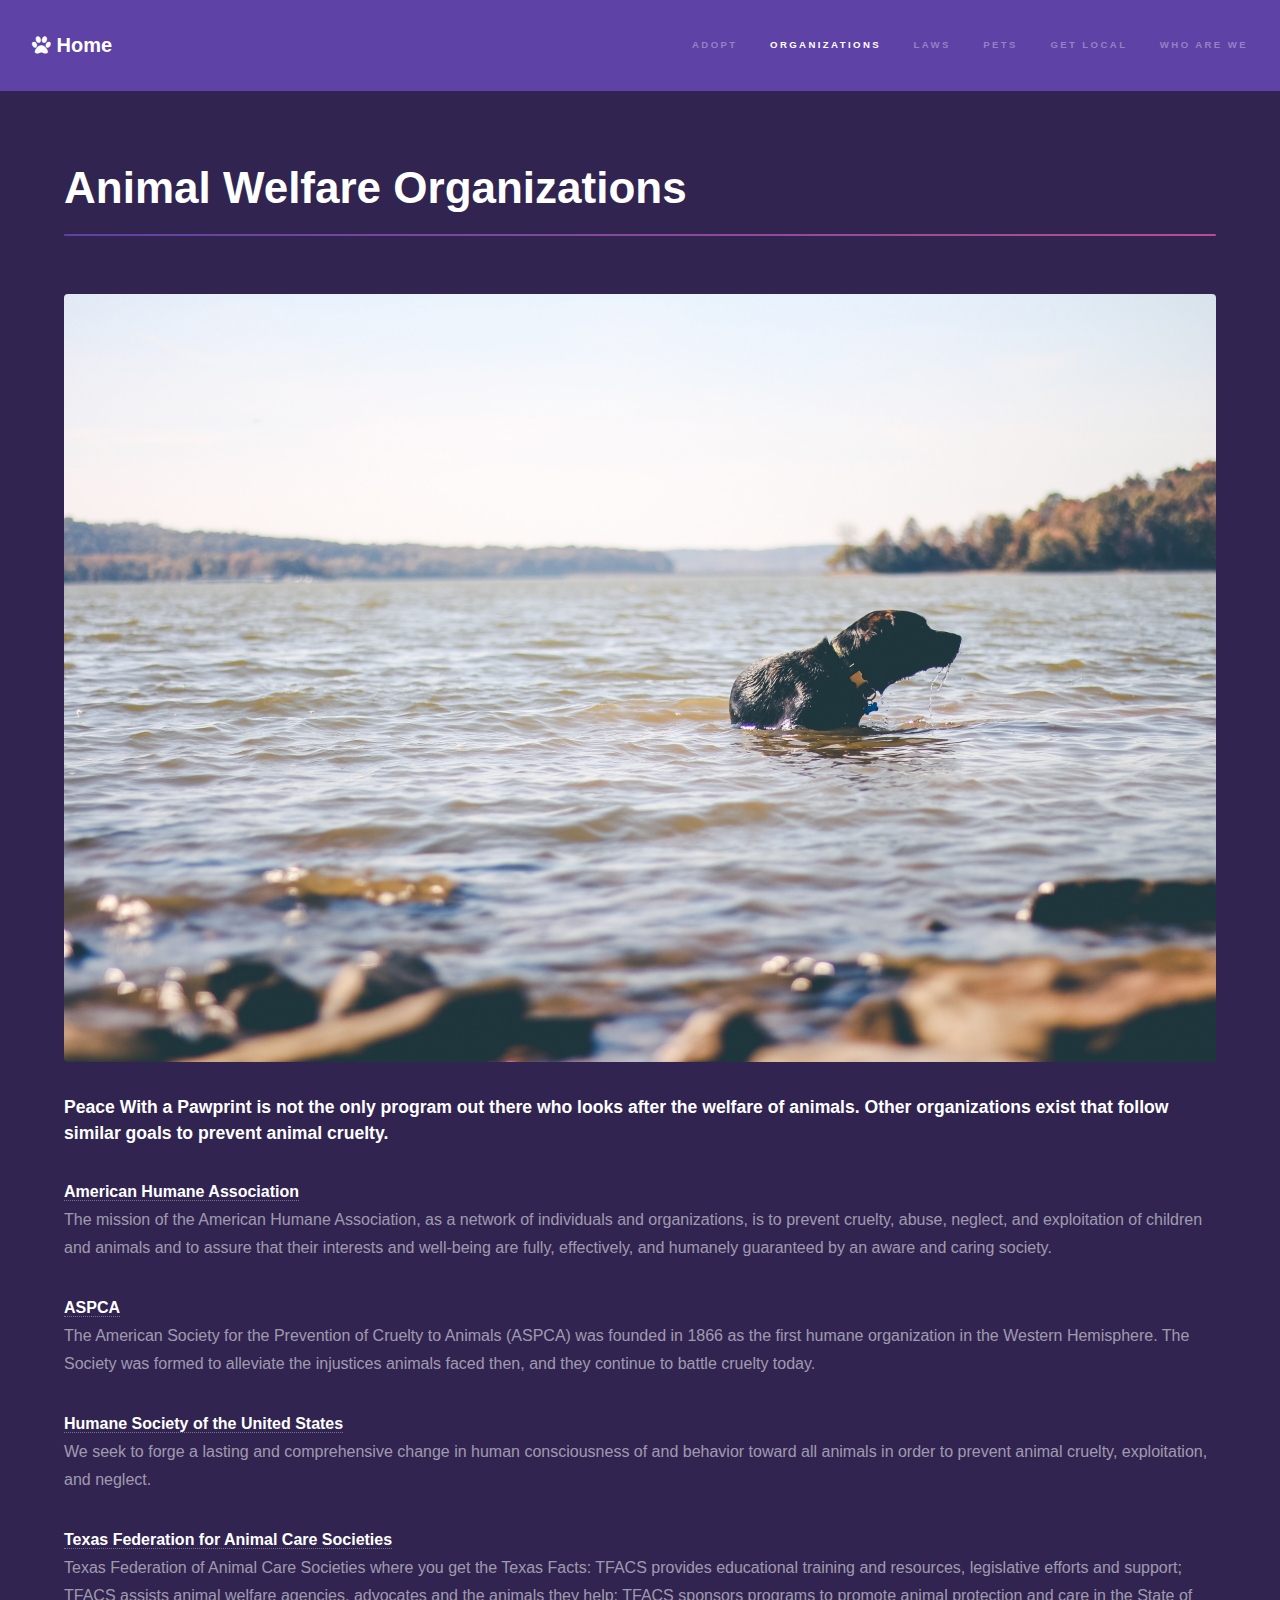
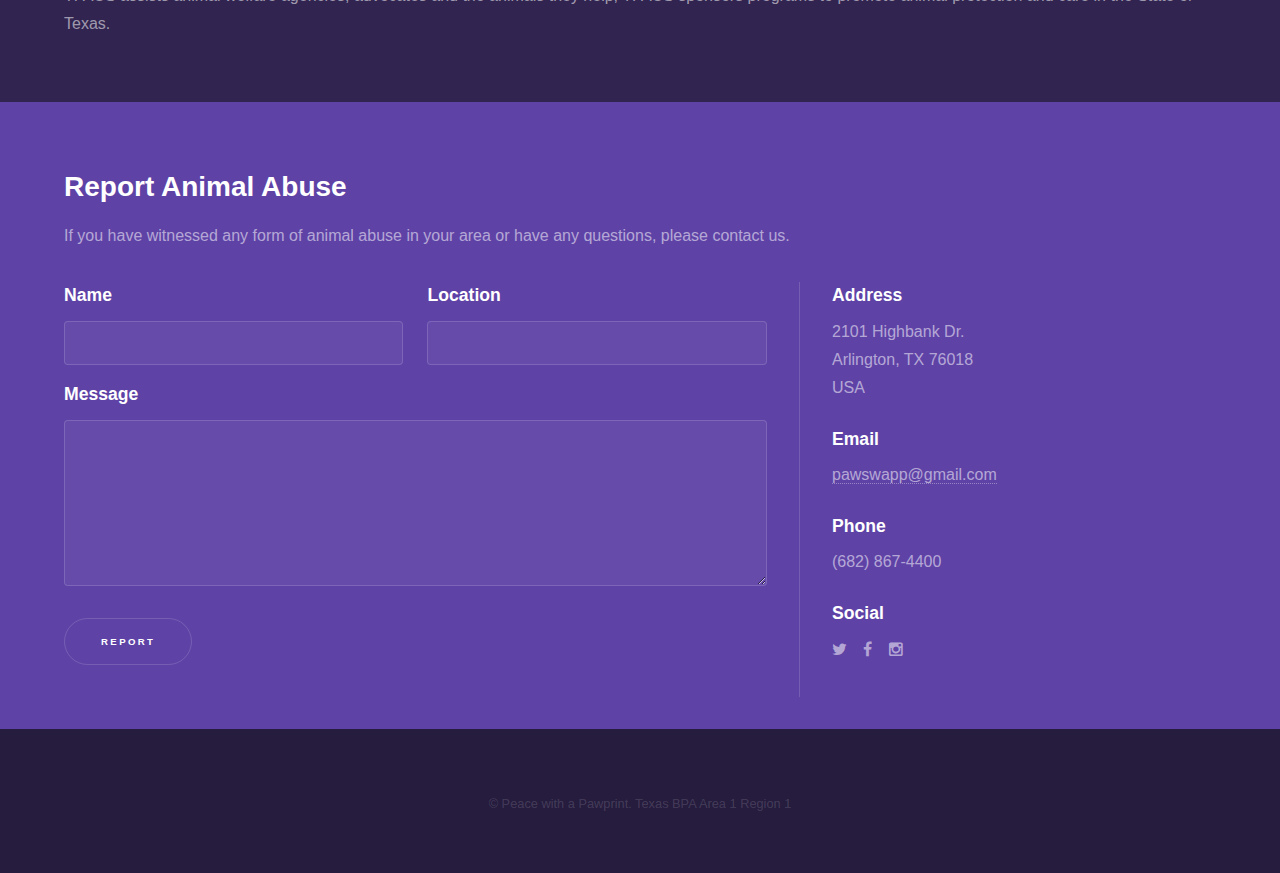
<file: workspace/resources.html>
<!DOCTYPE HTML>
<!--
	Hyperspace by HTML5 UP
	html5up.net | @n33co
	Free for personal and commercial use under the CCA 3.0 license (html5up.net/license)
-->
<html>
	<head>
		<title>Resources</title>
		<meta charset="utf-8" />
		<meta name="viewport" content="width=device-width, initial-scale=1" />
		<!--[if lte IE 8]><script src="assets/js/ie/html5shiv.js"></script><![endif]-->
		<link rel="stylesheet" href="assets/css/main.css" />
		<!--[if lte IE 9]><link rel="stylesheet" href="assets/css/ie9.css" /><![endif]-->
		<!--[if lte IE 8]><link rel="stylesheet" href="assets/css/ie8.css" /><![endif]-->
	</head>
	<body>

		<!-- Header -->
			<header id="header">
				<a href="index.html" class="title"><i class="fa fa-paw"></i> Home</a>
				<nav>
					<ul>
						<li><a href="pictures.html">Adopt</a></li>
						<li><a href="resources.html" class ="active">Organizations</a></li>
						<li><a href="law.html">Laws</a></li>
						<li><a href="pet.html">Pets</a></li>
						<li><a href="local.html">Get Local</a></li>
						<li><a href="who.html">Who are we</a></li>
					</ul>
				</nav>
			</header>
		
		<!-- Wrapper -->
			<div id="wrapper">

				<!-- Main -->
					<section id="main" class="wrapper">
						<div class="inner">
							<ul class="alt">
								<h1 class="major">Animal Welfare Organizations</h1>
								<span class="image fit"><img src="images/wetdog.jpg" alt="" align ="middle"/></span>
								<h3>Peace With a Pawprint is not the only program out there who looks after the welfare of animals. Other organizations exist that follow similar goals to prevent animal cruelty.</h3>
								<p></p>
								<a href=http://www.americanhumane.org/>	<b> American Humane Association</b></a>
								<p>The mission of the American Humane Association, as a network of individuals and organizations, is to prevent cruelty, abuse, neglect, and exploitation of children and animals and to assure that their interests and well-being are fully, effectively, and humanely guaranteed by an aware and caring society.</p>
								<a href=https://www.aspca.org/> <b>ASPCA</b></a>
								<p>The American Society for the Prevention of Cruelty to Animals (ASPCA) was founded in 1866 as the first humane organization in the Western Hemisphere. The Society was formed to alleviate the injustices animals faced then, and they continue to battle cruelty today.</p>
								<a href=http://www.humanesociety.org/> <b>Humane Society of the United States</b></a>
								<p>We seek to forge a lasting and comprehensive change in human consciousness of and behavior toward all animals in order to prevent animal cruelty, exploitation, and neglect.</p>
								<a href=http://www.txfacs.org/> <b>Texas Federation for Animal Care Societies</b></a>
								<p>Texas Federation of Animal Care Societies where you get the Texas Facts: TFACS provides educational training and resources, legislative efforts and support; TFACS assists animal welfare agencies, advocates and the animals they help; TFACS sponsors programs to promote animal protection and care in the State of Texas.</p>
							</u1>
						</div>
					</section>

			</div>
			
				<!-- Three -->
					<section id="three" class="wrapper style1 fade-up">
						<div class="inner">
							<h2>Report Animal Abuse</h2>
							<p>If you have witnessed any form of animal abuse in your area or have any questions, please contact us.</p>
							<div class="split style1">
								<section>
									<form action='mailto:pawswapp@gmail.com' method="post" enctype="text/plain">
										<div class="field half first">
											<label for="name">Name</label>
											<input type="text" name="name" id="name" />
										</div>
								
										<div class="field half ">
											<label for="location">Location</label>
											<input type="text" name="location" id="location" />
										</div>
										
										<div class="field">
											
											<label for="message">Message</label>
											<textarea name="message" id="message" rows="5"></textarea>
										</div>
										
									 	<ul class="actions">
											<li><a href="mailto:pawswapp@gmail.com" class="button submit">Report</a></li>
										</ul>
									</form>
								</section>
								<section>
									<ul class="contact">
										<li>
											<h3>Address</h3>
											<span>2101 Highbank Dr.<br />
											Arlington, TX 76018<br />
											USA</span>
										</li>
										<li>
											<h3>Email</h3>
											<a href="mailto:pawswapp@gmail.com" target="_top">pawswapp@gmail.com</a>
										</li>
										<li>
											<h3>Phone</h3>
											<span>(682) 867-4400</span>
										</li>
										<li>
											<h3>Social</h3>
											<ul class="icons">
												<li><a href="http://www.twitter.com" class="fa-twitter"><span class="label">Twitter</span></a></li>
												<li><a href="http://www.facebook.com" class="fa-facebook"><span class="label">Facebook</span></a></li>
												<!--<li><a href="#" class="fa-github"><span class="label">GitHub</span></a></li>-->
												<li><a href="http://www.instagram.com" class="fa-instagram"><span class="label">Instagram</span></a></li>
												<!--<li><a href="#" class="fa-linkedin"><span class="label">LinkedIn</span></a></li>-->
											</ul>
										</li>
									</ul>
								</section>
							</div>
						</div>
					</section>

			</div>


		<!-- Footer -->
			<footer id="footer" class="wrapper alt">
				<div class="inner">
					<ul class="menu">
						<center>&copy; Peace with a Pawprint. Texas BPA Area 1 Region 1 </center>
					</ul>
				</div>
			</footer>
			
			
		<!-- Scripts -->
			<script src="assets/js/jquery.min.js"></script>
			<script src="assets/js/jquery.scrollex.min.js"></script>
			<script src="assets/js/jquery.scrolly.min.js"></script>
			<script src="assets/js/skel.min.js"></script>
			<script src="assets/js/util.js"></script>
			<!--[if lte IE 8]><script src="assets/js/ie/respond.min.js"></script><![endif]-->
			<script src="assets/js/main.js"></script>

	</body>
</html>
</file>
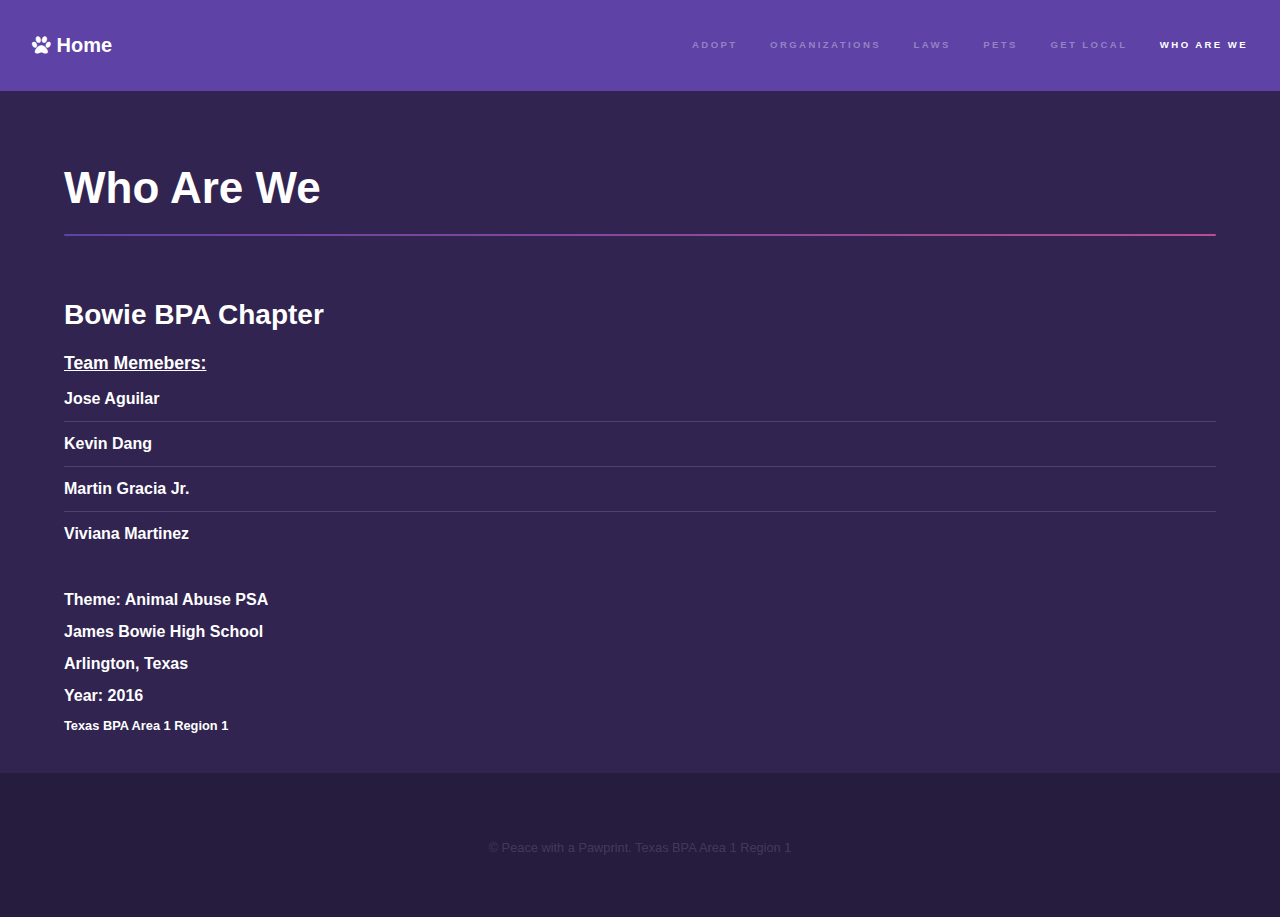
<file: workspace/who.html>
<!DOCTYPE HTML>
<!--
	Hyperspace by HTML5 UP
	html5up.net | @n33co
	Free for personal and commercial use under the CCA 3.0 license (html5up.net/license)
-->
<html>
	<head>
		<title>Bowie BPA Chapter</title>
		<meta charset="utf-8" />
		<meta name="viewport" content="width=device-width, initial-scale=1" />
		<!--[if lte IE 8]><script src="assets/js/ie/html5shiv.js"></script><![endif]-->
		<link rel="stylesheet" href="assets/css/main.css" />
		<!--[if lte IE 9]><link rel="stylesheet" href="assets/css/ie9.css" /><![endif]-->
		<!--[if lte IE 8]><link rel="stylesheet" href="assets/css/ie8.css" /><![endif]-->
	</head>
	<body>

		<!-- Header -->
			<header id="header">
				<a href="index.html" class="title"><i class="fa fa-paw"></i> Home</a>
				<nav>
					<ul>
						<li><a href="pictures.html">Adopt</a></li>
						<li><a href="resources.html">Organizations</a></li>
						<li><a href="law.html">Laws</a></li>
						<li><a href="pet.html">Pets</a></li>
						<li><a href="local.html">Get Local</a></li>
						<li><a href="who.html" class="active">Who are we</a></li>
					</ul>
				</nav>
			</header>

		<!-- Wrapper -->
			<div id="wrapper">

				<!-- Main -->
					<section id="main" class="wrapper">
						<div class="inner">
							<h1 class="major">Who Are We</h1>
							<h2>Bowie BPA Chapter</h2>
							<h3><u>Team Memebers:</u></h3>
								<ul class="alt">
								<li><b>Jose Aguilar</b></li>
								<li><b>Kevin Dang</b></li>
								<li><b>Martin Gracia Jr.</b></li>
								<li><b>Viviana Martinez</b></li>
											</ul>
								<h4>Theme: Animal Abuse PSA</h4>
								<h4>James Bowie High School</h4>
								<h4>Arlington, Texas</h4>
								<h4>Year: 2016</h4>
								<h5>Texas BPA Area 1 Region 1</h5>
						</div>
					</section>

			</div>

			
		<!-- Footer -->
			<footer id="footer" class="wrapper alt">
				<div class="inner">
					<ul class="menu">
						<center>&copy; Peace with a Pawprint. Texas BPA Area 1 Region 1 </center>
					</ul>
				</div>
			</footer>

		<!-- Scripts -->
			<script src="assets/js/jquery.min.js"></script>
			<script src="assets/js/jquery.scrollex.min.js"></script>
			<script src="assets/js/jquery.scrolly.min.js"></script>
			<script src="assets/js/skel.min.js"></script>
			<script src="assets/js/util.js"></script>
			<!--[if lte IE 8]><script src="assets/js/ie/respond.min.js"></script><![endif]-->
			<script src="assets/js/main.js"></script>

	</body>
</html>
</file>
<file: workspace/assets/css/ie9.css>
/*
	Hyperspace by HTML5 UP
	html5up.net | @n33co
	Free for personal and commercial use under the CCA 3.0 license (html5up.net/license)
*/

/* Type */

	h1.major:after {
		background: #b74e91;
	}

/* Wrapper */

	.wrapper.fullscreen {
		min-height: 0;
		padding-bottom: 6em;
		padding-top: 6em;
	}

		body.is-ie .wrapper.fullscreen {
			height: auto;
		}

/* Spotlights */

	.spotlights > section {
		padding-left: 20em;
		position: relative;
	}

		.spotlights > section > .image {
			height: 100%;
			left: 0;
			position: absolute;
			top: 0;
			width: 20em;
		}

		.spotlights > section > .content {
			width: 100%;
		}

/* Features */

	.features:after {
		clear: both;
		content: '';
		display: block;
	}

	.features section {
		float: left;
	}

/* Split */

	.split:after {
		clear: both;
		content: '';
		display: block;
	}

	.split > * {
		float: left;
	}

/* Sidebar */

	#sidebar nav a:after {
		background-color: #b74e91;
	}

/* Header */

	#header:after {
		clear: both;
		content: '';
		display: block;
	}

	#header > .title {
		float: left;
	}

	#header > nav {
		float: right;
	}
</file>
<file: workspace/assets/css/ie8.css>
/*
	Hyperspace by HTML5 UP
	html5up.net | @n33co
	Free for personal and commercial use under the CCA 3.0 license (html5up.net/license)
*/

/* Type */

	body, input, select, textarea {
		color: #ffffff;
	}

/* Button */

	input[type="submit"],
	input[type="reset"],
	input[type="button"],
	button,
	.button {
		position: relative;
	}

		input[type="submit"]:after,
		input[type="reset"]:after,
		input[type="button"]:after,
		button:after,
		.button:after {
			display: none;
		}

/* Features */

	.features {
		border: solid 1px;
	}

/* Form */

	input[type="text"],
	input[type="password"],
	input[type="email"],
	input[type="tel"],
	select,
	textarea {
		background: transparent;
		border: solid 1px;
	}

/* Split */

	.split.style1 > :first-child {
		padding-right: 2em;
		width: 70%;
	}
</file>
<file: workspace/assets/css/main.css>
@import url(font-awesome.min.css);

/*
	Hyperspace by HTML5 UP
	html5up.net | @n33co
	Free for personal and commercial use under the CCA 3.0 license (html5up.net/license)
*/

/* Reset */

	html, body, div, span, applet, object, iframe, h1, h2, h3, h4, h5, h6, p, blockquote, pre, a, abbr, acronym, address, big, cite, code, del, dfn, em, img, ins, kbd, q, s, samp, small, strike, strong, sub, sup, tt, var, b, u, i, center, dl, dt, dd, ol, ul, li, fieldset, form, label, legend, table, caption, tbody, tfoot, thead, tr, th, td, article, aside, canvas, details, embed, figure, figcaption, footer, header, hgroup, menu, nav, output, ruby, section, summary, time, mark, audio, video {
		margin: 0;
		padding: 0;
		border: 0;
		font-size: 100%;
		font: inherit;
		vertical-align: baseline;
	}

	article, aside, details, figcaption, figure, footer, header, hgroup, menu, nav, section {
		display: block;
	}

	body {
		line-height: 1;
	}

	ol, ul {
		list-style: none;
	}

	blockquote, q {
		quotes: none;
	}

	blockquote:before, blockquote:after, q:before, q:after {
		content: '';
		content: none;
	}

	table {
		border-collapse: collapse;
		border-spacing: 0;
	}

	body {
		-webkit-text-size-adjust: none;
	}

/* Box Model */

	*, *:before, *:after {
		-moz-box-sizing: border-box;
		-webkit-box-sizing: border-box;
		box-sizing: border-box;
	}

/* Grid */

	.row {
		border-bottom: solid 1px transparent;
		-moz-box-sizing: border-box;
		-webkit-box-sizing: border-box;
		box-sizing: border-box;
	}

	.row > * {
		float: left;
		-moz-box-sizing: border-box;
		-webkit-box-sizing: border-box;
		box-sizing: border-box;
	}

	.row:after, .row:before {
		content: '';
		display: block;
		clear: both;
		height: 0;
	}

	.row.uniform > * > :first-child {
		margin-top: 0;
	}

	.row.uniform > * > :last-child {
		margin-bottom: 0;
	}

	.row.\30 \25 > * {
		padding: 0 0 0 0em;
	}

	.row.\30 \25 {
		margin: 0 0 -1px 0em;
	}

	.row.uniform.\30 \25 > * {
		padding: 0em 0 0 0em;
	}

	.row.uniform.\30 \25 {
		margin: 0em 0 -1px 0em;
	}

	.row > * {
		padding: 0 0 0 1.5em;
	}

	.row {
		margin: 0 0 -1px -1.5em;
	}

	.row.uniform > * {
		padding: 1.5em 0 0 1.5em;
	}

	.row.uniform {
		margin: -1.5em 0 -1px -1.5em;
	}

	.row.\32 00\25 > * {
		padding: 0 0 0 3em;
	}

	.row.\32 00\25 {
		margin: 0 0 -1px -3em;
	}

	.row.uniform.\32 00\25 > * {
		padding: 3em 0 0 3em;
	}

	.row.uniform.\32 00\25 {
		margin: -3em 0 -1px -3em;
	}

	.row.\31 50\25 > * {
		padding: 0 0 0 2.25em;
	}

	.row.\31 50\25 {
		margin: 0 0 -1px -2.25em;
	}

	.row.uniform.\31 50\25 > * {
		padding: 2.25em 0 0 2.25em;
	}

	.row.uniform.\31 50\25 {
		margin: -2.25em 0 -1px -2.25em;
	}

	.row.\35 0\25 > * {
		padding: 0 0 0 0.75em;
	}

	.row.\35 0\25 {
		margin: 0 0 -1px -0.75em;
	}

	.row.uniform.\35 0\25 > * {
		padding: 0.75em 0 0 0.75em;
	}

	.row.uniform.\35 0\25 {
		margin: -0.75em 0 -1px -0.75em;
	}

	.row.\32 5\25 > * {
		padding: 0 0 0 0.375em;
	}

	.row.\32 5\25 {
		margin: 0 0 -1px -0.375em;
	}

	.row.uniform.\32 5\25 > * {
		padding: 0.375em 0 0 0.375em;
	}

	.row.uniform.\32 5\25 {
		margin: -0.375em 0 -1px -0.375em;
	}

	.\31 2u, .\31 2u\24 {
		width: 100%;
		clear: none;
		margin-left: 0;
	}

	.\31 1u, .\31 1u\24 {
		width: 91.6666666667%;
		clear: none;
		margin-left: 0;
	}

	.\31 0u, .\31 0u\24 {
		width: 83.3333333333%;
		clear: none;
		margin-left: 0;
	}

	.\39 u, .\39 u\24 {
		width: 75%;
		clear: none;
		margin-left: 0;
	}

	.\38 u, .\38 u\24 {
		width: 66.6666666667%;
		clear: none;
		margin-left: 0;
	}

	.\37 u, .\37 u\24 {
		width: 58.3333333333%;
		clear: none;
		margin-left: 0;
	}

	.\36 u, .\36 u\24 {
		width: 50%;
		clear: none;
		margin-left: 0;
	}

	.\35 u, .\35 u\24 {
		width: 41.6666666667%;
		clear: none;
		margin-left: 0;
	}

	.\34 u, .\34 u\24 {
		width: 33.3333333333%;
		clear: none;
		margin-left: 0;
	}

	.\33 u, .\33 u\24 {
		width: 25%;
		clear: none;
		margin-left: 0;
	}

	.\32 u, .\32 u\24 {
		width: 16.6666666667%;
		clear: none;
		margin-left: 0;
	}

	.\31 u, .\31 u\24 {
		width: 8.3333333333%;
		clear: none;
		margin-left: 0;
	}

	.\31 2u\24 + *,
	.\31 1u\24 + *,
	.\31 0u\24 + *,
	.\39 u\24 + *,
	.\38 u\24 + *,
	.\37 u\24 + *,
	.\36 u\24 + *,
	.\35 u\24 + *,
	.\34 u\24 + *,
	.\33 u\24 + *,
	.\32 u\24 + *,
	.\31 u\24 + * {
		clear: left;
	}

	.\-11u {
		margin-left: 91.66667%;
	}

	.\-10u {
		margin-left: 83.33333%;
	}

	.\-9u {
		margin-left: 75%;
	}

	.\-8u {
		margin-left: 66.66667%;
	}

	.\-7u {
		margin-left: 58.33333%;
	}

	.\-6u {
		margin-left: 50%;
	}

	.\-5u {
		margin-left: 41.66667%;
	}

	.\-4u {
		margin-left: 33.33333%;
	}

	.\-3u {
		margin-left: 25%;
	}

	.\-2u {
		margin-left: 16.66667%;
	}

	.\-1u {
		margin-left: 8.33333%;
	}

	@media screen and (max-width: 1680px) {

		.row > * {
			padding: 0 0 0 1.5em;
		}

		.row {
			margin: 0 0 -1px -1.5em;
		}

		.row.uniform > * {
			padding: 1.5em 0 0 1.5em;
		}

		.row.uniform {
			margin: -1.5em 0 -1px -1.5em;
		}

		.row.\32 00\25 > * {
			padding: 0 0 0 3em;
		}

		.row.\32 00\25 {
			margin: 0 0 -1px -3em;
		}

		.row.uniform.\32 00\25 > * {
			padding: 3em 0 0 3em;
		}

		.row.uniform.\32 00\25 {
			margin: -3em 0 -1px -3em;
		}

		.row.\31 50\25 > * {
			padding: 0 0 0 2.25em;
		}

		.row.\31 50\25 {
			margin: 0 0 -1px -2.25em;
		}

		.row.uniform.\31 50\25 > * {
			padding: 2.25em 0 0 2.25em;
		}

		.row.uniform.\31 50\25 {
			margin: -2.25em 0 -1px -2.25em;
		}

		.row.\35 0\25 > * {
			padding: 0 0 0 0.75em;
		}

		.row.\35 0\25 {
			margin: 0 0 -1px -0.75em;
		}

		.row.uniform.\35 0\25 > * {
			padding: 0.75em 0 0 0.75em;
		}

		.row.uniform.\35 0\25 {
			margin: -0.75em 0 -1px -0.75em;
		}

		.row.\32 5\25 > * {
			padding: 0 0 0 0.375em;
		}

		.row.\32 5\25 {
			margin: 0 0 -1px -0.375em;
		}

		.row.uniform.\32 5\25 > * {
			padding: 0.375em 0 0 0.375em;
		}

		.row.uniform.\32 5\25 {
			margin: -0.375em 0 -1px -0.375em;
		}

		.\31 2u\28xlarge\29, .\31 2u\24\28xlarge\29 {
			width: 100%;
			clear: none;
			margin-left: 0;
		}

		.\31 1u\28xlarge\29, .\31 1u\24\28xlarge\29 {
			width: 91.6666666667%;
			clear: none;
			margin-left: 0;
		}

		.\31 0u\28xlarge\29, .\31 0u\24\28xlarge\29 {
			width: 83.3333333333%;
			clear: none;
			margin-left: 0;
		}

		.\39 u\28xlarge\29, .\39 u\24\28xlarge\29 {
			width: 75%;
			clear: none;
			margin-left: 0;
		}

		.\38 u\28xlarge\29, .\38 u\24\28xlarge\29 {
			width: 66.6666666667%;
			clear: none;
			margin-left: 0;
		}

		.\37 u\28xlarge\29, .\37 u\24\28xlarge\29 {
			width: 58.3333333333%;
			clear: none;
			margin-left: 0;
		}

		.\36 u\28xlarge\29, .\36 u\24\28xlarge\29 {
			width: 50%;
			clear: none;
			margin-left: 0;
		}

		.\35 u\28xlarge\29, .\35 u\24\28xlarge\29 {
			width: 41.6666666667%;
			clear: none;
			margin-left: 0;
		}

		.\34 u\28xlarge\29, .\34 u\24\28xlarge\29 {
			width: 33.3333333333%;
			clear: none;
			margin-left: 0;
		}

		.\33 u\28xlarge\29, .\33 u\24\28xlarge\29 {
			width: 25%;
			clear: none;
			margin-left: 0;
		}

		.\32 u\28xlarge\29, .\32 u\24\28xlarge\29 {
			width: 16.6666666667%;
			clear: none;
			margin-left: 0;
		}

		.\31 u\28xlarge\29, .\31 u\24\28xlarge\29 {
			width: 8.3333333333%;
			clear: none;
			margin-left: 0;
		}

		.\31 2u\24\28xlarge\29 + *,
		.\31 1u\24\28xlarge\29 + *,
		.\31 0u\24\28xlarge\29 + *,
		.\39 u\24\28xlarge\29 + *,
		.\38 u\24\28xlarge\29 + *,
		.\37 u\24\28xlarge\29 + *,
		.\36 u\24\28xlarge\29 + *,
		.\35 u\24\28xlarge\29 + *,
		.\34 u\24\28xlarge\29 + *,
		.\33 u\24\28xlarge\29 + *,
		.\32 u\24\28xlarge\29 + *,
		.\31 u\24\28xlarge\29 + * {
			clear: left;
		}

		.\-11u\28xlarge\29 {
			margin-left: 91.66667%;
		}

		.\-10u\28xlarge\29 {
			margin-left: 83.33333%;
		}

		.\-9u\28xlarge\29 {
			margin-left: 75%;
		}

		.\-8u\28xlarge\29 {
			margin-left: 66.66667%;
		}

		.\-7u\28xlarge\29 {
			margin-left: 58.33333%;
		}

		.\-6u\28xlarge\29 {
			margin-left: 50%;
		}

		.\-5u\28xlarge\29 {
			margin-left: 41.66667%;
		}

		.\-4u\28xlarge\29 {
			margin-left: 33.33333%;
		}

		.\-3u\28xlarge\29 {
			margin-left: 25%;
		}

		.\-2u\28xlarge\29 {
			margin-left: 16.66667%;
		}

		.\-1u\28xlarge\29 {
			margin-left: 8.33333%;
		}

	}

	@media screen and (max-width: 1280px) {

		.row > * {
			padding: 0 0 0 1.5em;
		}

		.row {
			margin: 0 0 -1px -1.5em;
		}

		.row.uniform > * {
			padding: 1.5em 0 0 1.5em;
		}

		.row.uniform {
			margin: -1.5em 0 -1px -1.5em;
		}

		.row.\32 00\25 > * {
			padding: 0 0 0 3em;
		}

		.row.\32 00\25 {
			margin: 0 0 -1px -3em;
		}

		.row.uniform.\32 00\25 > * {
			padding: 3em 0 0 3em;
		}

		.row.uniform.\32 00\25 {
			margin: -3em 0 -1px -3em;
		}

		.row.\31 50\25 > * {
			padding: 0 0 0 2.25em;
		}

		.row.\31 50\25 {
			margin: 0 0 -1px -2.25em;
		}

		.row.uniform.\31 50\25 > * {
			padding: 2.25em 0 0 2.25em;
		}

		.row.uniform.\31 50\25 {
			margin: -2.25em 0 -1px -2.25em;
		}

		.row.\35 0\25 > * {
			padding: 0 0 0 0.75em;
		}

		.row.\35 0\25 {
			margin: 0 0 -1px -0.75em;
		}

		.row.uniform.\35 0\25 > * {
			padding: 0.75em 0 0 0.75em;
		}

		.row.uniform.\35 0\25 {
			margin: -0.75em 0 -1px -0.75em;
		}

		.row.\32 5\25 > * {
			padding: 0 0 0 0.375em;
		}

		.row.\32 5\25 {
			margin: 0 0 -1px -0.375em;
		}

		.row.uniform.\32 5\25 > * {
			padding: 0.375em 0 0 0.375em;
		}

		.row.uniform.\32 5\25 {
			margin: -0.375em 0 -1px -0.375em;
		}

		.\31 2u\28large\29, .\31 2u\24\28large\29 {
			width: 100%;
			clear: none;
			margin-left: 0;
		}

		.\31 1u\28large\29, .\31 1u\24\28large\29 {
			width: 91.6666666667%;
			clear: none;
			margin-left: 0;
		}

		.\31 0u\28large\29, .\31 0u\24\28large\29 {
			width: 83.3333333333%;
			clear: none;
			margin-left: 0;
		}

		.\39 u\28large\29, .\39 u\24\28large\29 {
			width: 75%;
			clear: none;
			margin-left: 0;
		}

		.\38 u\28large\29, .\38 u\24\28large\29 {
			width: 66.6666666667%;
			clear: none;
			margin-left: 0;
		}

		.\37 u\28large\29, .\37 u\24\28large\29 {
			width: 58.3333333333%;
			clear: none;
			margin-left: 0;
		}

		.\36 u\28large\29, .\36 u\24\28large\29 {
			width: 50%;
			clear: none;
			margin-left: 0;
		}

		.\35 u\28large\29, .\35 u\24\28large\29 {
			width: 41.6666666667%;
			clear: none;
			margin-left: 0;
		}

		.\34 u\28large\29, .\34 u\24\28large\29 {
			width: 33.3333333333%;
			clear: none;
			margin-left: 0;
		}

		.\33 u\28large\29, .\33 u\24\28large\29 {
			width: 25%;
			clear: none;
			margin-left: 0;
		}

		.\32 u\28large\29, .\32 u\24\28large\29 {
			width: 16.6666666667%;
			clear: none;
			margin-left: 0;
		}

		.\31 u\28large\29, .\31 u\24\28large\29 {
			width: 8.3333333333%;
			clear: none;
			margin-left: 0;
		}

		.\31 2u\24\28large\29 + *,
		.\31 1u\24\28large\29 + *,
		.\31 0u\24\28large\29 + *,
		.\39 u\24\28large\29 + *,
		.\38 u\24\28large\29 + *,
		.\37 u\24\28large\29 + *,
		.\36 u\24\28large\29 + *,
		.\35 u\24\28large\29 + *,
		.\34 u\24\28large\29 + *,
		.\33 u\24\28large\29 + *,
		.\32 u\24\28large\29 + *,
		.\31 u\24\28large\29 + * {
			clear: left;
		}

		.\-11u\28large\29 {
			margin-left: 91.66667%;
		}

		.\-10u\28large\29 {
			margin-left: 83.33333%;
		}

		.\-9u\28large\29 {
			margin-left: 75%;
		}

		.\-8u\28large\29 {
			margin-left: 66.66667%;
		}

		.\-7u\28large\29 {
			margin-left: 58.33333%;
		}

		.\-6u\28large\29 {
			margin-left: 50%;
		}

		.\-5u\28large\29 {
			margin-left: 41.66667%;
		}

		.\-4u\28large\29 {
			margin-left: 33.33333%;
		}

		.\-3u\28large\29 {
			margin-left: 25%;
		}

		.\-2u\28large\29 {
			margin-left: 16.66667%;
		}

		.\-1u\28large\29 {
			margin-left: 8.33333%;
		}

	}

	@media screen and (max-width: 980px) {

		.row > * {
			padding: 0 0 0 1.5em;
		}

		.row {
			margin: 0 0 -1px -1.5em;
		}

		.row.uniform > * {
			padding: 1.5em 0 0 1.5em;
		}

		.row.uniform {
			margin: -1.5em 0 -1px -1.5em;
		}

		.row.\32 00\25 > * {
			padding: 0 0 0 3em;
		}

		.row.\32 00\25 {
			margin: 0 0 -1px -3em;
		}

		.row.uniform.\32 00\25 > * {
			padding: 3em 0 0 3em;
		}

		.row.uniform.\32 00\25 {
			margin: -3em 0 -1px -3em;
		}

		.row.\31 50\25 > * {
			padding: 0 0 0 2.25em;
		}

		.row.\31 50\25 {
			margin: 0 0 -1px -2.25em;
		}

		.row.uniform.\31 50\25 > * {
			padding: 2.25em 0 0 2.25em;
		}

		.row.uniform.\31 50\25 {
			margin: -2.25em 0 -1px -2.25em;
		}

		.row.\35 0\25 > * {
			padding: 0 0 0 0.75em;
		}

		.row.\35 0\25 {
			margin: 0 0 -1px -0.75em;
		}

		.row.uniform.\35 0\25 > * {
			padding: 0.75em 0 0 0.75em;
		}

		.row.uniform.\35 0\25 {
			margin: -0.75em 0 -1px -0.75em;
		}

		.row.\32 5\25 > * {
			padding: 0 0 0 0.375em;
		}

		.row.\32 5\25 {
			margin: 0 0 -1px -0.375em;
		}

		.row.uniform.\32 5\25 > * {
			padding: 0.375em 0 0 0.375em;
		}

		.row.uniform.\32 5\25 {
			margin: -0.375em 0 -1px -0.375em;
		}

		.\31 2u\28medium\29, .\31 2u\24\28medium\29 {
			width: 100%;
			clear: none;
			margin-left: 0;
		}

		.\31 1u\28medium\29, .\31 1u\24\28medium\29 {
			width: 91.6666666667%;
			clear: none;
			margin-left: 0;
		}

		.\31 0u\28medium\29, .\31 0u\24\28medium\29 {
			width: 83.3333333333%;
			clear: none;
			margin-left: 0;
		}

		.\39 u\28medium\29, .\39 u\24\28medium\29 {
			width: 75%;
			clear: none;
			margin-left: 0;
		}

		.\38 u\28medium\29, .\38 u\24\28medium\29 {
			width: 66.6666666667%;
			clear: none;
			margin-left: 0;
		}

		.\37 u\28medium\29, .\37 u\24\28medium\29 {
			width: 58.3333333333%;
			clear: none;
			margin-left: 0;
		}

		.\36 u\28medium\29, .\36 u\24\28medium\29 {
			width: 50%;
			clear: none;
			margin-left: 0;
		}

		.\35 u\28medium\29, .\35 u\24\28medium\29 {
			width: 41.6666666667%;
			clear: none;
			margin-left: 0;
		}

		.\34 u\28medium\29, .\34 u\24\28medium\29 {
			width: 33.3333333333%;
			clear: none;
			margin-left: 0;
		}

		.\33 u\28medium\29, .\33 u\24\28medium\29 {
			width: 25%;
			clear: none;
			margin-left: 0;
		}

		.\32 u\28medium\29, .\32 u\24\28medium\29 {
			width: 16.6666666667%;
			clear: none;
			margin-left: 0;
		}

		.\31 u\28medium\29, .\31 u\24\28medium\29 {
			width: 8.3333333333%;
			clear: none;
			margin-left: 0;
		}

		.\31 2u\24\28medium\29 + *,
		.\31 1u\24\28medium\29 + *,
		.\31 0u\24\28medium\29 + *,
		.\39 u\24\28medium\29 + *,
		.\38 u\24\28medium\29 + *,
		.\37 u\24\28medium\29 + *,
		.\36 u\24\28medium\29 + *,
		.\35 u\24\28medium\29 + *,
		.\34 u\24\28medium\29 + *,
		.\33 u\24\28medium\29 + *,
		.\32 u\24\28medium\29 + *,
		.\31 u\24\28medium\29 + * {
			clear: left;
		}

		.\-11u\28medium\29 {
			margin-left: 91.66667%;
		}

		.\-10u\28medium\29 {
			margin-left: 83.33333%;
		}

		.\-9u\28medium\29 {
			margin-left: 75%;
		}

		.\-8u\28medium\29 {
			margin-left: 66.66667%;
		}

		.\-7u\28medium\29 {
			margin-left: 58.33333%;
		}

		.\-6u\28medium\29 {
			margin-left: 50%;
		}

		.\-5u\28medium\29 {
			margin-left: 41.66667%;
		}

		.\-4u\28medium\29 {
			margin-left: 33.33333%;
		}

		.\-3u\28medium\29 {
			margin-left: 25%;
		}

		.\-2u\28medium\29 {
			margin-left: 16.66667%;
		}

		.\-1u\28medium\29 {
			margin-left: 8.33333%;
		}

	}

	@media screen and (max-width: 736px) {

		.row > * {
			padding: 0 0 0 1.5em;
		}

		.row {
			margin: 0 0 -1px -1.5em;
		}

		.row.uniform > * {
			padding: 1.5em 0 0 1.5em;
		}

		.row.uniform {
			margin: -1.5em 0 -1px -1.5em;
		}

		.row.\32 00\25 > * {
			padding: 0 0 0 3em;
		}

		.row.\32 00\25 {
			margin: 0 0 -1px -3em;
		}

		.row.uniform.\32 00\25 > * {
			padding: 3em 0 0 3em;
		}

		.row.uniform.\32 00\25 {
			margin: -3em 0 -1px -3em;
		}

		.row.\31 50\25 > * {
			padding: 0 0 0 2.25em;
		}

		.row.\31 50\25 {
			margin: 0 0 -1px -2.25em;
		}

		.row.uniform.\31 50\25 > * {
			padding: 2.25em 0 0 2.25em;
		}

		.row.uniform.\31 50\25 {
			margin: -2.25em 0 -1px -2.25em;
		}

		.row.\35 0\25 > * {
			padding: 0 0 0 0.75em;
		}

		.row.\35 0\25 {
			margin: 0 0 -1px -0.75em;
		}

		.row.uniform.\35 0\25 > * {
			padding: 0.75em 0 0 0.75em;
		}

		.row.uniform.\35 0\25 {
			margin: -0.75em 0 -1px -0.75em;
		}

		.row.\32 5\25 > * {
			padding: 0 0 0 0.375em;
		}

		.row.\32 5\25 {
			margin: 0 0 -1px -0.375em;
		}

		.row.uniform.\32 5\25 > * {
			padding: 0.375em 0 0 0.375em;
		}

		.row.uniform.\32 5\25 {
			margin: -0.375em 0 -1px -0.375em;
		}

		.\31 2u\28small\29, .\31 2u\24\28small\29 {
			width: 100%;
			clear: none;
			margin-left: 0;
		}

		.\31 1u\28small\29, .\31 1u\24\28small\29 {
			width: 91.6666666667%;
			clear: none;
			margin-left: 0;
		}

		.\31 0u\28small\29, .\31 0u\24\28small\29 {
			width: 83.3333333333%;
			clear: none;
			margin-left: 0;
		}

		.\39 u\28small\29, .\39 u\24\28small\29 {
			width: 75%;
			clear: none;
			margin-left: 0;
		}

		.\38 u\28small\29, .\38 u\24\28small\29 {
			width: 66.6666666667%;
			clear: none;
			margin-left: 0;
		}

		.\37 u\28small\29, .\37 u\24\28small\29 {
			width: 58.3333333333%;
			clear: none;
			margin-left: 0;
		}

		.\36 u\28small\29, .\36 u\24\28small\29 {
			width: 50%;
			clear: none;
			margin-left: 0;
		}

		.\35 u\28small\29, .\35 u\24\28small\29 {
			width: 41.6666666667%;
			clear: none;
			margin-left: 0;
		}

		.\34 u\28small\29, .\34 u\24\28small\29 {
			width: 33.3333333333%;
			clear: none;
			margin-left: 0;
		}

		.\33 u\28small\29, .\33 u\24\28small\29 {
			width: 25%;
			clear: none;
			margin-left: 0;
		}

		.\32 u\28small\29, .\32 u\24\28small\29 {
			width: 16.6666666667%;
			clear: none;
			margin-left: 0;
		}

		.\31 u\28small\29, .\31 u\24\28small\29 {
			width: 8.3333333333%;
			clear: none;
			margin-left: 0;
		}

		.\31 2u\24\28small\29 + *,
		.\31 1u\24\28small\29 + *,
		.\31 0u\24\28small\29 + *,
		.\39 u\24\28small\29 + *,
		.\38 u\24\28small\29 + *,
		.\37 u\24\28small\29 + *,
		.\36 u\24\28small\29 + *,
		.\35 u\24\28small\29 + *,
		.\34 u\24\28small\29 + *,
		.\33 u\24\28small\29 + *,
		.\32 u\24\28small\29 + *,
		.\31 u\24\28small\29 + * {
			clear: left;
		}

		.\-11u\28small\29 {
			margin-left: 91.66667%;
		}

		.\-10u\28small\29 {
			margin-left: 83.33333%;
		}

		.\-9u\28small\29 {
			margin-left: 75%;
		}

		.\-8u\28small\29 {
			margin-left: 66.66667%;
		}

		.\-7u\28small\29 {
			margin-left: 58.33333%;
		}

		.\-6u\28small\29 {
			margin-left: 50%;
		}

		.\-5u\28small\29 {
			margin-left: 41.66667%;
		}

		.\-4u\28small\29 {
			margin-left: 33.33333%;
		}

		.\-3u\28small\29 {
			margin-left: 25%;
		}

		.\-2u\28small\29 {
			margin-left: 16.66667%;
		}

		.\-1u\28small\29 {
			margin-left: 8.33333%;
		}

	}

	@media screen and (max-width: 480px) {

		.row > * {
			padding: 0 0 0 1.5em;
		}

		.row {
			margin: 0 0 -1px -1.5em;
		}

		.row.uniform > * {
			padding: 1.5em 0 0 1.5em;
		}

		.row.uniform {
			margin: -1.5em 0 -1px -1.5em;
		}

		.row.\32 00\25 > * {
			padding: 0 0 0 3em;
		}

		.row.\32 00\25 {
			margin: 0 0 -1px -3em;
		}

		.row.uniform.\32 00\25 > * {
			padding: 3em 0 0 3em;
		}

		.row.uniform.\32 00\25 {
			margin: -3em 0 -1px -3em;
		}

		.row.\31 50\25 > * {
			padding: 0 0 0 2.25em;
		}

		.row.\31 50\25 {
			margin: 0 0 -1px -2.25em;
		}

		.row.uniform.\31 50\25 > * {
			padding: 2.25em 0 0 2.25em;
		}

		.row.uniform.\31 50\25 {
			margin: -2.25em 0 -1px -2.25em;
		}

		.row.\35 0\25 > * {
			padding: 0 0 0 0.75em;
		}

		.row.\35 0\25 {
			margin: 0 0 -1px -0.75em;
		}

		.row.uniform.\35 0\25 > * {
			padding: 0.75em 0 0 0.75em;
		}

		.row.uniform.\35 0\25 {
			margin: -0.75em 0 -1px -0.75em;
		}

		.row.\32 5\25 > * {
			padding: 0 0 0 0.375em;
		}

		.row.\32 5\25 {
			margin: 0 0 -1px -0.375em;
		}

		.row.uniform.\32 5\25 > * {
			padding: 0.375em 0 0 0.375em;
		}

		.row.uniform.\32 5\25 {
			margin: -0.375em 0 -1px -0.375em;
		}

		.\31 2u\28xsmall\29, .\31 2u\24\28xsmall\29 {
			width: 100%;
			clear: none;
			margin-left: 0;
		}

		.\31 1u\28xsmall\29, .\31 1u\24\28xsmall\29 {
			width: 91.6666666667%;
			clear: none;
			margin-left: 0;
		}

		.\31 0u\28xsmall\29, .\31 0u\24\28xsmall\29 {
			width: 83.3333333333%;
			clear: none;
			margin-left: 0;
		}

		.\39 u\28xsmall\29, .\39 u\24\28xsmall\29 {
			width: 75%;
			clear: none;
			margin-left: 0;
		}

		.\38 u\28xsmall\29, .\38 u\24\28xsmall\29 {
			width: 66.6666666667%;
			clear: none;
			margin-left: 0;
		}

		.\37 u\28xsmall\29, .\37 u\24\28xsmall\29 {
			width: 58.3333333333%;
			clear: none;
			margin-left: 0;
		}

		.\36 u\28xsmall\29, .\36 u\24\28xsmall\29 {
			width: 50%;
			clear: none;
			margin-left: 0;
		}

		.\35 u\28xsmall\29, .\35 u\24\28xsmall\29 {
			width: 41.6666666667%;
			clear: none;
			margin-left: 0;
		}

		.\34 u\28xsmall\29, .\34 u\24\28xsmall\29 {
			width: 33.3333333333%;
			clear: none;
			margin-left: 0;
		}

		.\33 u\28xsmall\29, .\33 u\24\28xsmall\29 {
			width: 25%;
			clear: none;
			margin-left: 0;
		}

		.\32 u\28xsmall\29, .\32 u\24\28xsmall\29 {
			width: 16.6666666667%;
			clear: none;
			margin-left: 0;
		}

		.\31 u\28xsmall\29, .\31 u\24\28xsmall\29 {
			width: 8.3333333333%;
			clear: none;
			margin-left: 0;
		}

		.\31 2u\24\28xsmall\29 + *,
		.\31 1u\24\28xsmall\29 + *,
		.\31 0u\24\28xsmall\29 + *,
		.\39 u\24\28xsmall\29 + *,
		.\38 u\24\28xsmall\29 + *,
		.\37 u\24\28xsmall\29 + *,
		.\36 u\24\28xsmall\29 + *,
		.\35 u\24\28xsmall\29 + *,
		.\34 u\24\28xsmall\29 + *,
		.\33 u\24\28xsmall\29 + *,
		.\32 u\24\28xsmall\29 + *,
		.\31 u\24\28xsmall\29 + * {
			clear: left;
		}

		.\-11u\28xsmall\29 {
			margin-left: 91.66667%;
		}

		.\-10u\28xsmall\29 {
			margin-left: 83.33333%;
		}

		.\-9u\28xsmall\29 {
			margin-left: 75%;
		}

		.\-8u\28xsmall\29 {
			margin-left: 66.66667%;
		}

		.\-7u\28xsmall\29 {
			margin-left: 58.33333%;
		}

		.\-6u\28xsmall\29 {
			margin-left: 50%;
		}

		.\-5u\28xsmall\29 {
			margin-left: 41.66667%;
		}

		.\-4u\28xsmall\29 {
			margin-left: 33.33333%;
		}

		.\-3u\28xsmall\29 {
			margin-left: 25%;
		}

		.\-2u\28xsmall\29 {
			margin-left: 16.66667%;
		}

		.\-1u\28xsmall\29 {
			margin-left: 8.33333%;
		}

	}

	@media screen and (max-width: 360px) {

		.row > * {
			padding: 0 0 0 1.5em;
		}

		.row {
			margin: 0 0 -1px -1.5em;
		}

		.row.uniform > * {
			padding: 1.5em 0 0 1.5em;
		}

		.row.uniform {
			margin: -1.5em 0 -1px -1.5em;
		}

		.row.\32 00\25 > * {
			padding: 0 0 0 3em;
		}

		.row.\32 00\25 {
			margin: 0 0 -1px -3em;
		}

		.row.uniform.\32 00\25 > * {
			padding: 3em 0 0 3em;
		}

		.row.uniform.\32 00\25 {
			margin: -3em 0 -1px -3em;
		}

		.row.\31 50\25 > * {
			padding: 0 0 0 2.25em;
		}

		.row.\31 50\25 {
			margin: 0 0 -1px -2.25em;
		}

		.row.uniform.\31 50\25 > * {
			padding: 2.25em 0 0 2.25em;
		}

		.row.uniform.\31 50\25 {
			margin: -2.25em 0 -1px -2.25em;
		}

		.row.\35 0\25 > * {
			padding: 0 0 0 0.75em;
		}

		.row.\35 0\25 {
			margin: 0 0 -1px -0.75em;
		}

		.row.uniform.\35 0\25 > * {
			padding: 0.75em 0 0 0.75em;
		}

		.row.uniform.\35 0\25 {
			margin: -0.75em 0 -1px -0.75em;
		}

		.row.\32 5\25 > * {
			padding: 0 0 0 0.375em;
		}

		.row.\32 5\25 {
			margin: 0 0 -1px -0.375em;
		}

		.row.uniform.\32 5\25 > * {
			padding: 0.375em 0 0 0.375em;
		}

		.row.uniform.\32 5\25 {
			margin: -0.375em 0 -1px -0.375em;
		}

		.\31 2u\28xxsmall\29, .\31 2u\24\28xxsmall\29 {
			width: 100%;
			clear: none;
			margin-left: 0;
		}

		.\31 1u\28xxsmall\29, .\31 1u\24\28xxsmall\29 {
			width: 91.6666666667%;
			clear: none;
			margin-left: 0;
		}

		.\31 0u\28xxsmall\29, .\31 0u\24\28xxsmall\29 {
			width: 83.3333333333%;
			clear: none;
			margin-left: 0;
		}

		.\39 u\28xxsmall\29, .\39 u\24\28xxsmall\29 {
			width: 75%;
			clear: none;
			margin-left: 0;
		}

		.\38 u\28xxsmall\29, .\38 u\24\28xxsmall\29 {
			width: 66.6666666667%;
			clear: none;
			margin-left: 0;
		}

		.\37 u\28xxsmall\29, .\37 u\24\28xxsmall\29 {
			width: 58.3333333333%;
			clear: none;
			margin-left: 0;
		}

		.\36 u\28xxsmall\29, .\36 u\24\28xxsmall\29 {
			width: 50%;
			clear: none;
			margin-left: 0;
		}

		.\35 u\28xxsmall\29, .\35 u\24\28xxsmall\29 {
			width: 41.6666666667%;
			clear: none;
			margin-left: 0;
		}

		.\34 u\28xxsmall\29, .\34 u\24\28xxsmall\29 {
			width: 33.3333333333%;
			clear: none;
			margin-left: 0;
		}

		.\33 u\28xxsmall\29, .\33 u\24\28xxsmall\29 {
			width: 25%;
			clear: none;
			margin-left: 0;
		}

		.\32 u\28xxsmall\29, .\32 u\24\28xxsmall\29 {
			width: 16.6666666667%;
			clear: none;
			margin-left: 0;
		}

		.\31 u\28xxsmall\29, .\31 u\24\28xxsmall\29 {
			width: 8.3333333333%;
			clear: none;
			margin-left: 0;
		}

		.\31 2u\24\28xxsmall\29 + *,
		.\31 1u\24\28xxsmall\29 + *,
		.\31 0u\24\28xxsmall\29 + *,
		.\39 u\24\28xxsmall\29 + *,
		.\38 u\24\28xxsmall\29 + *,
		.\37 u\24\28xxsmall\29 + *,
		.\36 u\24\28xxsmall\29 + *,
		.\35 u\24\28xxsmall\29 + *,
		.\34 u\24\28xxsmall\29 + *,
		.\33 u\24\28xxsmall\29 + *,
		.\32 u\24\28xxsmall\29 + *,
		.\31 u\24\28xxsmall\29 + * {
			clear: left;
		}

		.\-11u\28xxsmall\29 {
			margin-left: 91.66667%;
		}

		.\-10u\28xxsmall\29 {
			margin-left: 83.33333%;
		}

		.\-9u\28xxsmall\29 {
			margin-left: 75%;
		}

		.\-8u\28xxsmall\29 {
			margin-left: 66.66667%;
		}

		.\-7u\28xxsmall\29 {
			margin-left: 58.33333%;
		}

		.\-6u\28xxsmall\29 {
			margin-left: 50%;
		}

		.\-5u\28xxsmall\29 {
			margin-left: 41.66667%;
		}

		.\-4u\28xxsmall\29 {
			margin-left: 33.33333%;
		}

		.\-3u\28xxsmall\29 {
			margin-left: 25%;
		}

		.\-2u\28xxsmall\29 {
			margin-left: 16.66667%;
		}

		.\-1u\28xxsmall\29 {
			margin-left: 8.33333%;
		}

	}

/* Basic */

	@-ms-viewport {
		width: device-width;
	}

	body {
		-ms-overflow-style: scrollbar;
	}

	@media screen and (max-width: 480px) {

		html, body {
			min-width: 320px;
		}

	}

	body {
		background: #312450;
	}

		body.is-loading *, body.is-loading *:before, body.is-loading *:after {
			-moz-animation: none !important;
			-webkit-animation: none !important;
			-ms-animation: none !important;
			animation: none !important;
			-moz-transition: none !important;
			-webkit-transition: none !important;
			-ms-transition: none !important;
			transition: none !important;
		}

/* Type */

	body, input, select, textarea {
		color: rgba(255, 255, 255, 0.55);
		font-family: Arial, Helvetica, sans-serif;
		font-size: 16.5pt;
		font-weight: normal;
		line-height: 1.75;
	}

		@media screen and (max-width: 1680px) {

			body, input, select, textarea {
				font-size: 13pt;
			}

		}

		@media screen and (max-width: 1280px) {

			body, input, select, textarea {
				font-size: 12pt;
			}

		}

		@media screen and (max-width: 360px) {

			body, input, select, textarea {
				font-size: 11pt;
			}

		}

	a {
		-moz-transition: color 0.2s ease, border-bottom-color 0.2s ease;
		-webkit-transition: color 0.2s ease, border-bottom-color 0.2s ease;
		-ms-transition: color 0.2s ease, border-bottom-color 0.2s ease;
		transition: color 0.2s ease, border-bottom-color 0.2s ease;
		border-bottom: dotted 1px rgba(255, 255, 255, 0.35);
		color: inherit;
		text-decoration: none;
	}

		a:hover {
			border-bottom-color: transparent;
			color: #ffffff;
		}

	strong, b {
		color: #ffffff;
		font-weight: bold;
	}

	em, i {
		font-style: italic;
	}

	p {
		margin: 0 0 2em 0;
	}

	h1, h2, h3, h4, h5, h6 {
		color: #ffffff;
		font-weight: bold;
		line-height: 1.5;
		margin: 0 0 0.5em 0;
	}

		h1 a, h2 a, h3 a, h4 a, h5 a, h6 a {
			color: inherit;
			text-decoration: none;
		}

	h1 {
		font-size: 2.75em;
	}

		h1.major {
			margin: 0 0 1.3em 0;
			position: relative;
			padding-bottom: 0.35em;
		}

			h1.major:after {
				background-image: -moz-linear-gradient(to right, #5e42a6, #b74e91);
				background-image: -webkit-linear-gradient(to right, #5e42a6, #b74e91);
				background-image: -ms-linear-gradient(to right, #5e42a6, #b74e91);
				background-image: linear-gradient(to right, #5e42a6, #b74e91);
				-moz-transition: max-width 0.2s ease;
				-webkit-transition: max-width 0.2s ease;
				-ms-transition: max-width 0.2s ease;
				transition: max-width 0.2s ease;
				border-radius: 0.2em;
				bottom: 0;
				content: '';
				height: 0.05em;
				position: absolute;
				right: 0;
				width: 100%;
			}

	h2 {
		font-size: 1.75em;
	}

	h3 {
		font-size: 1.1em;
	}

	h4 {
		font-size: 1em;
	}

	h5 {
		font-size: 0.8em;
	}

	h6 {
		font-size: 0.6em;
	}

	@media screen and (max-width: 736px) {

		h1 {
			font-size: 2em;
		}

		h2 {
			font-size: 1.25em;
		}

		h3 {
			font-size: 1em;
		}

		h4 {
			font-size: 0.8em;
		}

		h5 {
			font-size: 0.6em;
		}

		h6 {
			font-size: 0.6em;
		}

	}

	sub {
		font-size: 0.8em;
		position: relative;
		top: 0.5em;
	}

	sup {
		font-size: 0.8em;
		position: relative;
		top: -0.5em;
	}

	blockquote {
		border-left: solid 4px rgba(255, 255, 255, 0.15);
		font-style: italic;
		margin: 0 0 2em 0;
		padding: 0.5em 0 0.5em 2em;
	}

	code {
		background: rgba(255, 255, 255, 0.05);
		border-radius: 0.25em;
		border: solid 1px rgba(255, 255, 255, 0.15);
		font-family: "Courier New", monospace;
		font-size: 0.9em;
		margin: 0 0.25em;
		padding: 0.25em 0.65em;
	}

	pre {
		-webkit-overflow-scrolling: touch;
		font-family: "Courier New", monospace;
		font-size: 0.9em;
		margin: 0 0 2em 0;
	}

		pre code {
			display: block;
			line-height: 1.75em;
			padding: 1em 1.5em;
			overflow-x: auto;
		}

	hr {
		border: 0;
		border-bottom: solid 1px rgba(255, 255, 255, 0.15);
		margin: 2em 0;
	}

		hr.major {
			margin: 3em 0;
		}

	.align-left {
		text-align: left;
	}

	.align-center {
		text-align: center;
	}

	.align-right {
		text-align: right;
	}

/* Box */

	.box {
		border-radius: 0.25em;
		border: solid 1px rgba(255, 255, 255, 0.15);
		margin-bottom: 2em;
		padding: 1.5em;
	}

		.box > :last-child,
		.box > :last-child > :last-child,
		.box > :last-child > :last-child > :last-child {
			margin-bottom: 0;
		}

		.box.alt {
			border: 0;
			border-radius: 0;
			padding: 0;
		}

/* Button */

	input[type="submit"],
	input[type="reset"],
	input[type="button"],
	button,
	.button {
		-moz-appearance: none;
		-webkit-appearance: none;
		-ms-appearance: none;
		appearance: none;
		-moz-transition: border-color 0.2s ease;
		-webkit-transition: border-color 0.2s ease;
		-ms-transition: border-color 0.2s ease;
		transition: border-color 0.2s ease;
		background-color: transparent;
		border: solid 1px !important;
		border-color: rgba(255, 255, 255, 0.15) !important;
		border-radius: 3em;
		color: #ffffff !important;
		cursor: pointer;
		display: inline-block;
		font-size: 0.6em;
		font-weight: bold;
		height: calc(4.75em + 2px);
		letter-spacing: 0.25em;
		line-height: 4.75em;
		outline: 0;
		padding: 0 3.75em;
		position: relative;
		text-align: center;
		text-decoration: none;
		text-transform: uppercase;
		white-space: nowrap;
	}

		input[type="submit"]:after,
		input[type="reset"]:after,
		input[type="button"]:after,
		button:after,
		.button:after {
			-moz-transform: scale(0.25);
			-webkit-transform: scale(0.25);
			-ms-transform: scale(0.25);
			transform: scale(0.25);
			-moz-pointer-events: none;
			-webkit-pointer-events: none;
			-ms-pointer-events: none;
			pointer-events: none;
			-moz-transition: opacity 0.2s ease, -moz-transform 0.2s ease;
			-webkit-transition: opacity 0.2s ease, -webkit-transform 0.2s ease;
			-ms-transition: opacity 0.2s ease, -ms-transform 0.2s ease;
			transition: opacity 0.2s ease, transform 0.2s ease;
			background: #ffffff;
			border-radius: 3em;
			content: '';
			height: 100%;
			left: 0;
			opacity: 0;
			position: absolute;
			top: 0;
			width: 100%;
		}

		input[type="submit"].icon:before,
		input[type="reset"].icon:before,
		input[type="button"].icon:before,
		button.icon:before,
		.button.icon:before {
			margin-right: 0.75em;
		}

		input[type="submit"].fit,
		input[type="reset"].fit,
		input[type="button"].fit,
		button.fit,
		.button.fit {
			display: block;
			margin: 0 0 1em 0;
			width: 100%;
		}

		input[type="submit"].small,
		input[type="reset"].small,
		input[type="button"].small,
		button.small,
		.button.small {
			font-size: 0.4em;
		}

		input[type="submit"].big,
		input[type="reset"].big,
		input[type="button"].big,
		button.big,
		.button.big {
			font-size: 0.8em;
		}

		input[type="submit"].special,
		input[type="reset"].special,
		input[type="button"].special,
		button.special,
		.button.special {
			background-color: #ffffff;
			color: #312450 !important;
		}

			input[type="submit"].special:after,
			input[type="reset"].special:after,
			input[type="button"].special:after,
			button.special:after,
			.button.special:after {
				display: none;
			}

		input[type="submit"].disabled, input[type="submit"]:disabled,
		input[type="reset"].disabled,
		input[type="reset"]:disabled,
		input[type="button"].disabled,
		input[type="button"]:disabled,
		button.disabled,
		button:disabled,
		.button.disabled,
		.button:disabled {
			cursor: default;
			opacity: 0.5;
			-moz-pointer-events: none;
			-webkit-pointer-events: none;
			-ms-pointer-events: none;
			pointer-events: none;
		}

		input[type="submit"]:hover,
		input[type="reset"]:hover,
		input[type="button"]:hover,
		button:hover,
		.button:hover {
			border-color: rgba(255, 255, 255, 0.55) !important;
		}

			input[type="submit"]:hover:after,
			input[type="reset"]:hover:after,
			input[type="button"]:hover:after,
			button:hover:after,
			.button:hover:after {
				opacity: 0.05;
				-moz-transform: scale(1);
				-webkit-transform: scale(1);
				-ms-transform: scale(1);
				transform: scale(1);
			}

			input[type="submit"]:hover:active,
			input[type="reset"]:hover:active,
			input[type="button"]:hover:active,
			button:hover:active,
			.button:hover:active {
				border-color: #ffffff !important;
			}

				input[type="submit"]:hover:active:after,
				input[type="reset"]:hover:active:after,
				input[type="button"]:hover:active:after,
				button:hover:active:after,
				.button:hover:active:after {
					opacity: 0.1;
				}

/* Features */

	.features {
		display: -moz-flex;
		display: -webkit-flex;
		display: -ms-flex;
		display: flex;
		-moz-flex-wrap: wrap;
		-webkit-flex-wrap: wrap;
		-ms-flex-wrap: wrap;
		flex-wrap: wrap;
		border-radius: 0.25em;
		border: solid 1px rgba(255, 255, 255, 0.15);
		background: rgba(255, 255, 255, 0.05);
		margin: 0 0 2em 0;
	}

		.features section {
			padding: 3.5em 3em 1em 7em ;
			width: 50%;
			border-top: solid 1px rgba(255, 255, 255, 0.15);
			position: relative;
		}

			.features section:nth-child(-n + 2) {
				border-top-width: 0;
			}

			.features section:nth-child(2n) {
				border-left: solid 1px rgba(255, 255, 255, 0.15);
			}

			.features section .icon {
				-moz-transition: opacity 0.5s ease, -moz-transform 0.5s ease;
				-webkit-transition: opacity 0.5s ease, -webkit-transform 0.5s ease;
				-ms-transition: opacity 0.5s ease, -ms-transform 0.5s ease;
				transition: opacity 0.5s ease, transform 0.5s ease;
				-moz-transition-delay: 1s;
				-webkit-transition-delay: 1s;
				-ms-transition-delay: 1s;
				transition-delay: 1s;
				-moz-transform: scale(1);
				-webkit-transform: scale(1);
				-ms-transform: scale(1);
				transform: scale(1);
				position: absolute;
				left: 3em;
				top: 3em;
				opacity: 1;
			}

			.features section:nth-child(1) .icon {
				-moz-transition-delay: 0.15s;
				-webkit-transition-delay: 0.15s;
				-ms-transition-delay: 0.15s;
				transition-delay: 0.15s;
			}

			.features section:nth-child(2) .icon {
				-moz-transition-delay: 0.3s;
				-webkit-transition-delay: 0.3s;
				-ms-transition-delay: 0.3s;
				transition-delay: 0.3s;
			}

			.features section:nth-child(3) .icon {
				-moz-transition-delay: 0.45s;
				-webkit-transition-delay: 0.45s;
				-ms-transition-delay: 0.45s;
				transition-delay: 0.45s;
			}

			.features section:nth-child(4) .icon {
				-moz-transition-delay: 0.6s;
				-webkit-transition-delay: 0.6s;
				-ms-transition-delay: 0.6s;
				transition-delay: 0.6s;
			}

			.features section:nth-child(5) .icon {
				-moz-transition-delay: 0.75s;
				-webkit-transition-delay: 0.75s;
				-ms-transition-delay: 0.75s;
				transition-delay: 0.75s;
			}

			.features section:nth-child(6) .icon {
				-moz-transition-delay: 0.9s;
				-webkit-transition-delay: 0.9s;
				-ms-transition-delay: 0.9s;
				transition-delay: 0.9s;
			}

			.features section:nth-child(7) .icon {
				-moz-transition-delay: 1.05s;
				-webkit-transition-delay: 1.05s;
				-ms-transition-delay: 1.05s;
				transition-delay: 1.05s;
			}

			.features section:nth-child(8) .icon {
				-moz-transition-delay: 1.2s;
				-webkit-transition-delay: 1.2s;
				-ms-transition-delay: 1.2s;
				transition-delay: 1.2s;
			}

			.features section:nth-child(9) .icon {
				-moz-transition-delay: 1.35s;
				-webkit-transition-delay: 1.35s;
				-ms-transition-delay: 1.35s;
				transition-delay: 1.35s;
			}

			.features section:nth-child(10) .icon {
				-moz-transition-delay: 1.5s;
				-webkit-transition-delay: 1.5s;
				-ms-transition-delay: 1.5s;
				transition-delay: 1.5s;
			}

			.features section:nth-child(11) .icon {
				-moz-transition-delay: 1.65s;
				-webkit-transition-delay: 1.65s;
				-ms-transition-delay: 1.65s;
				transition-delay: 1.65s;
			}

			.features section:nth-child(12) .icon {
				-moz-transition-delay: 1.8s;
				-webkit-transition-delay: 1.8s;
				-ms-transition-delay: 1.8s;
				transition-delay: 1.8s;
			}

			.features section:nth-child(13) .icon {
				-moz-transition-delay: 1.95s;
				-webkit-transition-delay: 1.95s;
				-ms-transition-delay: 1.95s;
				transition-delay: 1.95s;
			}

			.features section:nth-child(14) .icon {
				-moz-transition-delay: 2.1s;
				-webkit-transition-delay: 2.1s;
				-ms-transition-delay: 2.1s;
				transition-delay: 2.1s;
			}

			.features section:nth-child(15) .icon {
				-moz-transition-delay: 2.25s;
				-webkit-transition-delay: 2.25s;
				-ms-transition-delay: 2.25s;
				transition-delay: 2.25s;
			}

			.features section:nth-child(16) .icon {
				-moz-transition-delay: 2.4s;
				-webkit-transition-delay: 2.4s;
				-ms-transition-delay: 2.4s;
				transition-delay: 2.4s;
			}

			.features section:nth-child(17) .icon {
				-moz-transition-delay: 2.55s;
				-webkit-transition-delay: 2.55s;
				-ms-transition-delay: 2.55s;
				transition-delay: 2.55s;
			}

			.features section:nth-child(18) .icon {
				-moz-transition-delay: 2.7s;
				-webkit-transition-delay: 2.7s;
				-ms-transition-delay: 2.7s;
				transition-delay: 2.7s;
			}

			.features section:nth-child(19) .icon {
				-moz-transition-delay: 2.85s;
				-webkit-transition-delay: 2.85s;
				-ms-transition-delay: 2.85s;
				transition-delay: 2.85s;
			}

			.features section:nth-child(20) .icon {
				-moz-transition-delay: 3.0s;
				-webkit-transition-delay: 3.0s;
				-ms-transition-delay: 3.0s;
				transition-delay: 3.0s;
			}

		.features.inactive section .icon {
			-moz-transform: scale(0.5);
			-webkit-transform: scale(0.5);
			-ms-transform: scale(0.5);
			transform: scale(0.5);
			opacity: 0;
		}

		@media screen and (max-width: 980px) {

			.features {
				display: block;
			}

				.features section {
					border-top-width: 1px !important;
					border-left-width: 0 !important;
					width: 100%;
				}

					.features section:first-child {
						border-top-width: 0 !important;
					}

		}

		@media screen and (max-width: 736px) {

			.features section {
				padding: 2.5em 1.5em 0.1em 5.5em ;
			}

				.features section .icon {
					left: 1.5em;
					top: 2em;
				}

		}

		@media screen and (max-width: 480px) {

			.features section {
				padding: 2em 1.5em 0.1em 1.5em ;
			}

				.features section .icon {
					left: 0;
					position: relative;
					top: 0;
				}

		}

/* Form */

	form {
		margin: 0 0 2em 0;
	}

		form .field {
			margin: 0 0 1em 0;
		}

			form .field.half {
				width: 50%;
				float: left;
				padding: 0 0 0 0.75em;
			}

				form .field.half.first {
					padding: 0 0.75em 0 0;
				}

		form > .actions {
			margin: 2em 0 0 0 !important;
		}

		@media screen and (max-width: 736px) {

			form .field.half {
				width: 100%;
				float: none;
				padding: 0;
			}

				form .field.half.first {
					padding: 0;
				}

		}

	label {
		color: #ffffff;
		font-weight: bold;
		line-height: 1.5;
		margin: 0 0 0.7em 0;
		display: block;
		font-size: 1.1em;
	}

	input[type="text"],
	input[type="password"],
	input[type="email"],
	input[type="tel"],
	select,
	textarea {
		-moz-appearance: none;
		-webkit-appearance: none;
		-ms-appearance: none;
		appearance: none;
		background: rgba(255, 255, 255, 0.05);
		border-radius: 0.25em;
		border: none;
		border: solid 1px rgba(255, 255, 255, 0.15);
		color: inherit;
		display: block;
		outline: 0;
		padding: 0 1em;
		text-decoration: none;
		width: 100%;
	}

		input[type="text"]:invalid,
		input[type="password"]:invalid,
		input[type="email"]:invalid,
		input[type="tel"]:invalid,
		select:invalid,
		textarea:invalid {
			box-shadow: none;
		}

		input[type="text"]:focus,
		input[type="password"]:focus,
		input[type="email"]:focus,
		input[type="tel"]:focus,
		select:focus,
		textarea:focus {
			border-color: #ffffff;
			box-shadow: 0 0 0 1px #ffffff;
		}

	.select-wrapper {
		text-decoration: none;
		display: block;
		position: relative;
	}

		.select-wrapper:before {
			-moz-osx-font-smoothing: grayscale;
			-webkit-font-smoothing: antialiased;
			font-family: FontAwesome;
			font-style: normal;
			font-weight: normal;
			text-transform: none !important;
		}

		.select-wrapper:before {
			color: rgba(255, 255, 255, 0.15);
			content: '\f078';
			display: block;
			height: 2.75em;
			line-height: 2.75em;
			pointer-events: none;
			position: absolute;
			right: 0;
			text-align: center;
			top: 0;
			width: 2.75em;
		}

		.select-wrapper select::-ms-expand {
			display: none;
		}

	select option {
		background-color: #312450;
		color: #ffffff;
	}

	input[type="text"],
	input[type="password"],
	input[type="email"],
	select {
		height: 2.75em;
	}

	textarea {
		padding: 0.75em 1em;
	}

		body.is-ie textarea {
			min-height: 10em;
		}

	input[type="checkbox"],
	input[type="radio"] {
		-moz-appearance: none;
		-webkit-appearance: none;
		-ms-appearance: none;
		appearance: none;
		display: block;
		float: left;
		margin-right: -2em;
		opacity: 0;
		width: 1em;
		z-index: -1;
	}

		input[type="checkbox"] + label,
		input[type="radio"] + label {
			text-decoration: none;
			color: rgba(255, 255, 255, 0.55);
			cursor: pointer;
			display: inline-block;
			font-size: 1em;
			font-weight: normal;
			padding-left: 2.4em;
			padding-right: 0.75em;
			position: relative;
		}

			input[type="checkbox"] + label:before,
			input[type="radio"] + label:before {
				-moz-osx-font-smoothing: grayscale;
				-webkit-font-smoothing: antialiased;
				font-family: FontAwesome;
				font-style: normal;
				font-weight: normal;
				text-transform: none !important;
			}

			input[type="checkbox"] + label:before,
			input[type="radio"] + label:before {
				background: rgba(255, 255, 255, 0.05);
				border-radius: 0.25em;
				border: solid 1px rgba(255, 255, 255, 0.15);
				content: '';
				display: inline-block;
				height: 1.65em;
				left: 0;
				line-height: 1.58125em;
				position: absolute;
				text-align: center;
				top: 0;
				width: 1.65em;
			}

		input[type="checkbox"]:checked + label:before,
		input[type="radio"]:checked + label:before {
			background: #ffffff;
			border-color: #ffffff;
			color: #b74e91; /*Change*/
			content: '\f00c';
		}

		input[type="checkbox"]:focus + label:before,
		input[type="radio"]:focus + label:before {
			border-color: #ffffff;
			box-shadow: 0 0 0 1px #ffffff;
		}

	input[type="checkbox"] + label:before {
		border-radius: 0.25em;
	}

	input[type="radio"] + label:before {
		border-radius: 100%;
	}

	::-webkit-input-placeholder {
		color: rgba(255, 255, 255, 0.35) !important;
		opacity: 1.0;
	}

	:-moz-placeholder {
		color: rgba(255, 255, 255, 0.35) !important;
		opacity: 1.0;
	}

	::-moz-placeholder {
		color: rgba(255, 255, 255, 0.35) !important;
		opacity: 1.0;
	}

	:-ms-input-placeholder {
		color: rgba(255, 255, 255, 0.35) !important;
		opacity: 1.0;
	}

	.formerize-placeholder {
		color: rgba(255, 255, 255, 0.35) !important;
		opacity: 1.0;
	}

/* Icon */

	.icon {
		text-decoration: none;
		border-bottom: none;
		position: relative;
	}

		.icon:before {
			-moz-osx-font-smoothing: grayscale;
			-webkit-font-smoothing: antialiased;
			font-family: FontAwesome;
			font-style: normal;
			font-weight: normal;
			text-transform: none !important;
		}

		.icon > .label {
			display: none;
		}

		.icon.major {
			width: 2.5em;
			height: 2.5em;
			display: block;
			background: #ffffff;
			border-radius: 100%;
			color: #312450;
			text-align: center;
			line-height: 2.5em;
			margin: 0 0 1.3em 0;
		}

			.icon.major:before {
				font-size: 1.25em;
			}

				.wrapper.style1 .icon.major:before {
					color: #5e42a6/*#5e42a6*/;
				}

				.wrapper.style1-alt .icon.major:before {
					color: #493382;
				}

				.wrapper.style2 .icon.major:before {
					color: #5052b5;
				}

				.wrapper.style2-alt .icon.major:before {
					color: #3e4094;
				}

				.wrapper.style3 .icon.major:before {
					color: #b74e91;
				}

				.wrapper.style3-alt .icon.major:before {
					color: #953d75;
				}

/* Image */

	.image {
		border-radius: 0.25em;
		border: 0;
		display: inline-block;
		position: relative;
	}

		.image img {
			border-radius: 0.25em;
			display: block;
		}

		.image.left, .image.right {
			max-width: 40%;
		}

			.image.left img, .image.right img {
				width: 100%;
			}

		.image.left {
			float: left;
			margin: 0 1.5em 1em 0;
			top: 0.25em;
		}

		.image.right {
			float: right;
			margin: 0 0 1em 1.5em;
			top: 0.25em;
		}

		.image.fit {
			display: block;
			margin: 0 0 2em 0;
			width: 100%;
		}

			.image.fit img {
				width: 100%;
			}

		.image.main {
			display: block;
			margin: 0 0 3em 0;
			width: 100%;
		}

			.image.main img {
				width: 100%;
			}

/* List */

	ol {
		list-style: decimal;
		margin: 0 0 2em 0;
		padding-left: 1.25em;
	}

		ol li {
			padding-left: 0.25em;
		}

	ul {
		list-style: disc;
		margin: 0 0 2em 0;
		padding-left: 1em;
	}

		ul li {
			padding-left: 0.5em;
		}

		ul.alt {
			list-style: none;
			padding-left: 0;
		}

			ul.alt li {
				border-top: solid 1px rgba(255, 255, 255, 0.15);
				padding: 0.5em 0;
			}

				ul.alt li:first-child {
					border-top: 0;
					padding-top: 0;
				}

		ul.icons {
			cursor: default;
			list-style: none;
			padding-left: 0;
		}

			ul.icons li {
				display: inline-block;
				padding: 0 0.75em 0 0;
			}

				ul.icons li:last-child {
					padding-right: 0;
				}

				ul.icons li > a, ul.icons li > span {
					border: 0;
					text-decoration: none;
				}

					ul.icons li > a:before, ul.icons li > span:before {
						-moz-osx-font-smoothing: grayscale;
						-webkit-font-smoothing: antialiased;
						font-family: FontAwesome;
						font-style: normal;
						font-weight: normal;
						text-transform: none !important;
					}

					ul.icons li > a .label, ul.icons li > span .label {
						display: none;
					}

		ul.actions {
			cursor: default;
			list-style: none;
			padding-left: 0;
		}

			ul.actions li {
				display: inline-block;
				padding: 0 1em 0 0;
				vertical-align: middle;
			}

				ul.actions li:last-child {
					padding-right: 0;
				}

			ul.actions.small li {
				padding: 0 0.5em 0 0;
			}

			ul.actions.vertical li {
				display: block;
				padding: 1em 0 0 0;
			}

				ul.actions.vertical li:first-child {
					padding-top: 0;
				}

				ul.actions.vertical li > * {
					margin-bottom: 0;
				}

			ul.actions.vertical.small li {
				padding: 0.5em 0 0 0;
			}

				ul.actions.vertical.small li:first-child {
					padding-top: 0;
				}

			ul.actions.fit {
				display: table;
				margin-left: -1em;
				padding: 0;
				table-layout: fixed;
				width: calc(100% + 1em);
			}

				ul.actions.fit li {
					display: table-cell;
					padding: 0 0 0 1em;
				}

					ul.actions.fit li > * {
						margin-bottom: 0;
					}

				ul.actions.fit.small {
					margin-left: -0.5em;
					width: calc(100% + 0.5em);
				}

					ul.actions.fit.small li {
						padding: 0 0 0 0.5em;
					}

			@media screen and (max-width: 480px) {

				ul.actions {
					margin: 0 0 2em 0;
				}

					ul.actions li {
						padding: 1em 0 0 0;
						display: block;
						text-align: center;
						width: 100%;
					}

						ul.actions li > * {
							width: 100%;
							margin: 0 !important;
						}

							ul.actions li > *.icon:before {
								margin-left: -2em;
							}

						ul.actions li .button {
							padding: 0;
						}

						ul.actions li:first-child {
							padding-top: 0;
						}

					ul.actions.small li {
						padding: 0.5em 0 0 0;
					}

						ul.actions.small li:first-child {
							padding-top: 0;
						}

			}

		ul.contact {
			list-style: none;
			padding: 0;
		}

			ul.contact > li {
				padding: 0;
				margin: 1.5em 0 0 0;
			}

				ul.contact > li:first-child {
					margin-top: 0;
				}

		ul.menu {
			list-style: none;
			padding: 0;
		}

			ul.menu > li {
				border-left: solid 1px rgba(255, 255, 255, 0.15);
				display: inline-block;
				line-height: 1;
				margin-left: 1.5em;
				padding: 0 0 0 1.5em;
			}

				ul.menu > li:first-child {
					border-left: 0;
					margin: 0;
					padding-left: 0;
				}

			@media screen and (max-width: 480px) {

				ul.menu > li {
					border-left: 0;
					display: block;
					line-height: inherit;
					margin: 0.5em 0 0 0;
					padding-left: 0;
				}

			}

	dl {
		margin: 0 0 2em 0;
	}

		dl dt {
			display: block;
			font-weight: bold;
			margin: 0 0 1em 0;
		}

		dl dd {
			margin-left: 2em;
		}

/* Section/Article */

	section.special, article.special {
		text-align: center;
	}

	header p {
		color: rgba(255, 255, 255, 0.35);
		position: relative;
		margin: 0 0 1.5em 0;
	}

	header h2 + p {
		font-size: 1.25em;
		margin-top: -1em;
		line-height: 1.5em;
	}

	header h3 + p {
		font-size: 1.1em;
		margin-top: -0.8em;
		line-height: 1.5em;
	}

	header h4 + p,
	header h5 + p,
	header h6 + p {
		font-size: 0.9em;
		margin-top: -0.6em;
		line-height: 1.5em;
	}

/* Split */

	.split {
		display: -moz-flex;
		display: -webkit-flex;
		display: -ms-flex;
		display: flex;
	}

		.split > * {
			width: calc(50% - 2.5em);
		}

		.split > :nth-child(2n - 1) {
			padding-right: 2.5em;
			border-right: solid 1px rgba(255, 255, 255, 0.15);
		}

		.split > :nth-child(2n) {
			padding-left: 2.5em;
		}

		.split.style1 > :nth-child(2n - 1) {
			width: calc(66.66666% - 2.5em);
		}

		.split.style1 > :nth-child(2n) {
			width: calc(33.33333% - 2.5em);
		}

		@media screen and (max-width: 1680px) {

			.split > * {
				width: calc(50% - 2em);
			}

			.split > :nth-child(2n - 1) {
				padding-right: 2em;
			}

			.split > :nth-child(2n) {
				padding-left: 2em;
			}

			.split.style1 > :nth-child(2n - 1) {
				width: calc(66.66666% - 2em);
			}

			.split.style1 > :nth-child(2n) {
				width: calc(33.33333% - 2em);
			}

		}

		@media screen and (max-width: 980px) {

			.split {
				display: block;
			}

				.split > * {
					border-top: solid 1px rgba(255, 255, 255, 0.15);
					margin: 4em 0 0 0;
					padding: 4em 0 0 0;
					width: 100% !important;
				}

				.split > :nth-child(2n - 1) {
					border-right: 0;
					padding-right: 0;
				}

				.split > :nth-child(2n) {
					padding-left: 0;
				}

				.split > :first-child {
					border-top: 0;
					margin-top: 0;
					padding-top: 0;
				}

		}

		@media screen and (max-width: 736px) {

			.split > * {
				margin: 3em 0 0 0;
				padding: 3em 0 0 0;
			}

		}

/* Spotlights */

	.spotlights > section {
		display: -moz-flex;
		display: -webkit-flex;
		display: -ms-flex;
		display: flex;
		-moz-flex-direction: row;
		-webkit-flex-direction: row;
		-ms-flex-direction: row;
		flex-direction: row;
		min-height: 22.5em;
	}

		body.is-ie .spotlights > section {
			min-height: 0;
		}

		.spotlights > section > .image {
			background-position: center center;
			background-size: cover;
			border-radius: 0;
			display: block;
			position: relative;
			width: 25em;
		}

			.spotlights > section > .image img {
				border-radius: 0;
				display: block;
			}

			.spotlights > section > .image:before {
				-moz-transition: opacity 1s ease;
				-webkit-transition: opacity 1s ease;
				-ms-transition: opacity 1s ease;
				transition: opacity 1s ease;
				background: rgba(49, 36, 80, 0.9); /*Change*/
				content: '';
				display: block;
				height: 100%;
				left: 0;
				opacity: 0;
				position: absolute;
				top: 0;
				width: 100%;
			}

		.spotlights > section > .content {
			padding: 4em 5em 2em 5em ;
			display: -moz-flex;
			display: -webkit-flex;
			display: -ms-flex;
			display: flex;
			-moz-flex-direction: column;
			-webkit-flex-direction: column;
			-ms-flex-direction: column;
			flex-direction: column;
			-moz-justify-content: center;
			-webkit-justify-content: center;
			-ms-justify-content: center;
			justify-content: center;
			width: 50em;
			-ms-flex: 1;
		}

			.spotlights > section > .content > .inner {
				-moz-transform: translateX(0) translateY(0);
				-webkit-transform: translateX(0) translateY(0);
				-ms-transform: translateX(0) translateY(0);
				transform: translateX(0) translateY(0);
				-moz-transition: opacity 1s ease, -moz-transform 1s ease;
				-webkit-transition: opacity 1s ease, -webkit-transform 1s ease;
				-ms-transition: opacity 1s ease, -ms-transform 1s ease;
				transition: opacity 1s ease, transform 1s ease;
				opacity: 1;
			}

		.spotlights > section:nth-child(2) {
			background-color: rgba(0, 0, 0, 0.05);
		}

		.spotlights > section:nth-child(3) {
			background-color: rgba(0, 0, 0, 0.1);
		}

		.spotlights > section.inactive > .image:before, body.is-loading .spotlights > section > .image:before {
			opacity: 1;
		}

		.spotlights > section.inactive > .content > .inner, body.is-loading .spotlights > section > .content > .inner {
			-moz-transform: translateX(-1em);
			-webkit-transform: translateX(-1em);
			-ms-transform: translateX(-1em);
			transform: translateX(-1em);
			opacity: 0;
		}

		@media screen and (max-width: 1680px) {

			.spotlights > section > .content {
				padding: 4em 4em 2em 4em ;
			}

		}

		@media screen and (max-width: 980px) {

			.spotlights > section {
				display: block;
			}

				.spotlights > section > .image {
					width: 100%;
					height: 50vh;
				}

				.spotlights > section > .content {
					width: 100%;
				}

				.spotlights > section.inactive > .content > .inner, body.is-loading .spotlights > section > .content > .inner {
					-moz-transform: translateY(1em);
					-webkit-transform: translateY(1em);
					-ms-transform: translateY(1em);
					transform: translateY(1em);
				}

		}

		@media screen and (max-width: 736px) {

			.spotlights > section > .image {
				height: 50vh;
				min-height: 15em;
			}

			.spotlights > section > .content {
				padding: 3em 2em 1em 2em ;
			}

		}

/* Table */

	.table-wrapper {
		-webkit-overflow-scrolling: touch;
		overflow-x: auto;
	}

	table {
		margin: 0 0 2em 0;
		width: 100%;
	}

		table tbody tr {
			border: solid 1px rgba(255, 255, 255, 0.15);
			border-left: 0;
			border-right: 0;
		}

			table tbody tr:nth-child(2n + 1) {
				background-color: rgba(255, 255, 255, 0.05);
			}

		table td {
			padding: 0.75em 0.75em;
		}

		table th {
			color: #ffffff;
			font-size: 1em;
			font-weight: bold;
			padding: 0 0.75em 0.75em 0.75em;
			text-align: left;
		}

		table thead {
			border-bottom: solid 2px rgba(255, 255, 255, 0.15);
		}

		table tfoot {
			border-top: solid 2px rgba(255, 255, 255, 0.15);
		}

		table.alt {
			border-collapse: separate;
		}

			table.alt tbody tr td {
				border: solid 1px rgba(255, 255, 255, 0.15);
				border-left-width: 0;
				border-top-width: 0;
			}

				table.alt tbody tr td:first-child {
					border-left-width: 1px;
				}

			table.alt tbody tr:first-child td {
				border-top-width: 1px;
			}

			table.alt thead {
				border-bottom: 0;
			}

			table.alt tfoot {
				border-top: 0;
			}

/* Wrapper */

	.wrapper {
		position: relative;
	}

		.wrapper > .inner {
			padding: 5em 5em 3em 5em ;
			max-width: 100%;
			width: 75em;
		}

			@media screen and (max-width: 1680px) {

				.wrapper > .inner {
					padding: 4em 4em 2em 4em ;
				}

			}

			@media screen and (max-width: 1280px) {

				.wrapper > .inner {
					width: 100%;
				}

			}

			@media screen and (max-width: 736px) {

				.wrapper > .inner {
					padding: 3em 2em 1em 2em ;
				}

			}

		.wrapper.alt {
			background-color: #261c3e;
		}

		.wrapper.style1 {
			background-color: #5e42a6;
		}

		.wrapper.style1-alt {
			background-color: #493382;
		}

		.wrapper.style2 {
			background-color: #5052b5;
		}

		.wrapper.style2-alt {
			background-color: #3e4094;
		}

		.wrapper.style3 {
			background-color: #b74e91;
		}

		.wrapper.style3-alt {
			background-color: #953d75;
		}

		.wrapper.fullscreen {
			display: -moz-flex;
			display: -webkit-flex;
			display: -ms-flex;
			display: flex;
			-moz-flex-direction: column;
			-webkit-flex-direction: column;
			-ms-flex-direction: column;
			flex-direction: column;
			-moz-justify-content: center;
			-webkit-justify-content: center;
			-ms-justify-content: center;
			justify-content: center;
			min-height: 100vh;
		}

			body.is-ie .wrapper.fullscreen {
				height: 100vh;
			}

			@media screen and (max-width: 1280px) {

				.wrapper.fullscreen {
					min-height: calc(100vh - 2.5em);
				}

					body.is-ie .wrapper.fullscreen {
						height: calc(100vh - 2.5em);
					}

			}

			@media screen and (max-width: 736px) {

				.wrapper.fullscreen {
					padding: 2em 0;
					min-height: 0;
				}

					body.is-ie .wrapper.fullscreen {
						height: auto;
					}

			}

		.wrapper.fade-up > .inner {
			-moz-transform: translateY(0);
			-webkit-transform: translateY(0);
			-ms-transform: translateY(0);
			transform: translateY(0);
			-moz-transition: opacity 1s ease, -moz-transform 1s ease;
			-webkit-transition: opacity 1s ease, -webkit-transform 1s ease;
			-ms-transition: opacity 1s ease, -ms-transform 1s ease;
			transition: opacity 1s ease, transform 1s ease;
			opacity: 1.0;
		}

		.wrapper.fade-up.inactive > .inner, body.is-loading .wrapper.fade-up > .inner {
			opacity: 0;
			-moz-transform: translateY(1em);
			-webkit-transform: translateY(1em);
			-ms-transform: translateY(1em);
			transform: translateY(1em);
		}

		.wrapper.fade-down > .inner {
			-moz-transform: translateY(0);
			-webkit-transform: translateY(0);
			-ms-transform: translateY(0);
			transform: translateY(0);
			-moz-transition: opacity 1s ease, -moz-transform 1s ease;
			-webkit-transition: opacity 1s ease, -webkit-transform 1s ease;
			-ms-transition: opacity 1s ease, -ms-transform 1s ease;
			transition: opacity 1s ease, transform 1s ease;
			opacity: 1.0;
		}

		.wrapper.fade-down.inactive > .inner, body.is-loading .wrapper.fade-down > .inner {
			opacity: 0;
			-moz-transform: translateY(-1em);
			-webkit-transform: translateY(-1em);
			-ms-transform: translateY(-1em);
			transform: translateY(-1em);
		}

		.wrapper.fade > .inner {
			-moz-transition: opacity 1s ease;
			-webkit-transition: opacity 1s ease;
			-ms-transition: opacity 1s ease;
			transition: opacity 1s ease;
			opacity: 1.0;
		}

		.wrapper.fade.inactive > .inner, body.is-loading .wrapper.fade > .inner {
			opacity: 0;
		}

/* Header */

	#header {
		display: -moz-flex;
		display: -webkit-flex;
		display: -ms-flex;
		display: flex;
		background-color: #5e42a6;
		cursor: default;
		padding: 1.75em 2em;
	}

		#header > .title {
			border: 0;
			color: #ffffff;
			display: block;
			font-size: 1.25em;
			font-weight: bold;
		}

		#header > nav {
			-moz-flex: 1;
			-webkit-flex: 1;
			-ms-flex: 1;
			flex: 1;
			text-align: right;
		}

			#header > nav > ul {
				margin: 0;
				padding: 0;
			}

				#header > nav > ul > li {
					display: inline-block;
					margin-left: 1.75em;
					padding: 0;
					vertical-align: middle;
				}

					#header > nav > ul > li:first-child {
						margin-left: 0;
					}

					#header > nav > ul > li a {
						border: 0;
						color: rgba(255, 255, 255, 0.35);
						display: inline-block;
						font-size: 0.6em;
						font-weight: bold;
						letter-spacing: 0.25em;
						text-transform: uppercase;
					}

						#header > nav > ul > li a:hover {
							color: rgba(255, 255, 255, 0.55);
						}

						#header > nav > ul > li a.active {
							color: #ffffff;
						}

		@media screen and (max-width: 736px) {

			#header {
				padding: 1em 2em;
			}

		}

		@media screen and (max-width: 480px) {

			#header {
				display: block;
				padding: 0 2em;
				text-align: left;
			}

				#header .title {
					font-size: 1.25em;
					padding: 1em 0;
				}

				#header > nav {
					border-top: solid 1px rgba(255, 255, 255, 0.15);
					text-align: inherit;
				}

					#header > nav > ul > li {
						margin-left: 1.5em;
					}

						#header > nav > ul > li a {
							height: 6em;
							line-height: 6em;
						}

		}

/* Wrapper (main) */

	#sidebar + #wrapper {
		margin-left: 18em;
	}

		@media screen and (max-width: 1280px) {

			#sidebar + #wrapper {
				margin-left: 0;
				padding-top: 3.5em;
			}

		}

		@media screen and (max-width: 736px) {

			#sidebar + #wrapper {
				padding-top: 0;
			}

		}

	#header + #wrapper > .wrapper > .inner {
		margin: 0 auto;
	}

/* Footer */

	#sidebar + #wrapper + #footer {
		margin-left: 18em;
	}

		@media screen and (max-width: 1280px) {

			#sidebar + #wrapper + #footer {
				margin-left: 0;
			}

		}

	#footer > .inner a {
		border-bottom-color: rgba(255, 255, 255, 0.15);
	}

		#footer > .inner a:hover {
			border-bottom-color: transparent;
		}

	#footer > .inner .menu {
		font-size: 0.8em;
		color: rgba(255, 255, 255, 0.15);
	}

	#header + #wrapper + #footer > .inner {
		margin: 0 auto;
	}

/* Sidebar */

	#sidebar {
		padding: 2.5em 2.5em 0.5em 2.5em ;
		background: #312450;*
		cursor: default;
		height: 100vh;
		left: 0;
		overflow-x: hidden;
		overflow-y: auto;
		position: fixed;
		text-align: right;
		top: 0;
		width: 18em;
		z-index: 10000;
	}

		#sidebar > .inner {
			display: -moz-flex;
			display: -webkit-flex;
			display: -ms-flex;
			display: flex;
			-moz-flex-direction: column;
			-webkit-flex-direction: column;
			-ms-flex-direction: column;
			flex-direction: column;
			-moz-justify-content: center;
			-webkit-justify-content: center;
			-ms-justify-content: center;
			justify-content: center;
			-moz-transform: translateY(0);
			-webkit-transform: translateY(0);
			-ms-transform: translateY(0);
			transform: translateY(0);
			-moz-transition: opacity 1s ease;
			-webkit-transition: opacity 1s ease;
			-ms-transition: opacity 1s ease;
			transition: opacity 1s ease;
			min-height: 100%;
			opacity: 1;
			width: 100%;
		}

			body.is-ie #sidebar > .inner {
				height: 100%;
			}

		#sidebar nav > ul {
			list-style: none;
			padding: 0;
		}

			#sidebar nav > ul > li {
				-moz-transform: translateY(0);
				-webkit-transform: translateY(0);
				-ms-transform: translateY(0);
				transform: translateY(0);
				-moz-transition: opacity 0.15s ease, -moz-transform 0.75s ease;
				-webkit-transition: opacity 0.15s ease, -webkit-transform 0.75s ease;
				-ms-transition: opacity 0.15s ease, -ms-transform 0.75s ease;
				transition: opacity 0.15s ease, transform 0.75s ease;
				margin: 1.5em 0 0 0;
				opacity: 1;
				padding: 0;
				position: relative;
			}

				#sidebar nav > ul > li:first-child {
					margin: 0;
				}

				#sidebar nav > ul > li:nth-child(1) {
					-moz-transition-delay: 0.45s;
					-webkit-transition-delay: 0.45s;
					-ms-transition-delay: 0.45s;
					transition-delay: 0.45s;
				}

				#sidebar nav > ul > li:nth-child(2) {
					-moz-transition-delay: 0.65s;
					-webkit-transition-delay: 0.65s;
					-ms-transition-delay: 0.65s;
					transition-delay: 0.65s;
				}

				#sidebar nav > ul > li:nth-child(3) {
					-moz-transition-delay: 0.85s;
					-webkit-transition-delay: 0.85s;
					-ms-transition-delay: 0.85s;
					transition-delay: 0.85s;
				}

				#sidebar nav > ul > li:nth-child(4) {
					-moz-transition-delay: 1.05s;
					-webkit-transition-delay: 1.05s;
					-ms-transition-delay: 1.05s;
					transition-delay: 1.05s;
				}

				#sidebar nav > ul > li:nth-child(5) {
					-moz-transition-delay: 1.25s;
					-webkit-transition-delay: 1.25s;
					-ms-transition-delay: 1.25s;
					transition-delay: 1.25s;
				}

				#sidebar nav > ul > li:nth-child(6) {
					-moz-transition-delay: 1.45s;
					-webkit-transition-delay: 1.45s;
					-ms-transition-delay: 1.45s;
					transition-delay: 1.45s;
				}

				#sidebar nav > ul > li:nth-child(7) {
					-moz-transition-delay: 1.65s;
					-webkit-transition-delay: 1.65s;
					-ms-transition-delay: 1.65s;
					transition-delay: 1.65s;
				}

				#sidebar nav > ul > li:nth-child(8) {
					-moz-transition-delay: 1.85s;
					-webkit-transition-delay: 1.85s;
					-ms-transition-delay: 1.85s;
					transition-delay: 1.85s;
				}

				#sidebar nav > ul > li:nth-child(9) {
					-moz-transition-delay: 2.05s;
					-webkit-transition-delay: 2.05s;
					-ms-transition-delay: 2.05s;
					transition-delay: 2.05s;
				}

				#sidebar nav > ul > li:nth-child(10) {
					-moz-transition-delay: 2.25s;
					-webkit-transition-delay: 2.25s;
					-ms-transition-delay: 2.25s;
					transition-delay: 2.25s;
				}

				#sidebar nav > ul > li:nth-child(11) {
					-moz-transition-delay: 2.45s;
					-webkit-transition-delay: 2.45s;
					-ms-transition-delay: 2.45s;
					transition-delay: 2.45s;
				}

				#sidebar nav > ul > li:nth-child(12) {
					-moz-transition-delay: 2.65s;
					-webkit-transition-delay: 2.65s;
					-ms-transition-delay: 2.65s;
					transition-delay: 2.65s;
				}

				#sidebar nav > ul > li:nth-child(13) {
					-moz-transition-delay: 2.85s;
					-webkit-transition-delay: 2.85s;
					-ms-transition-delay: 2.85s;
					transition-delay: 2.85s;
				}

				#sidebar nav > ul > li:nth-child(14) {
					-moz-transition-delay: 3.05s;
					-webkit-transition-delay: 3.05s;
					-ms-transition-delay: 3.05s;
					transition-delay: 3.05s;
				}

				#sidebar nav > ul > li:nth-child(15) {
					-moz-transition-delay: 3.25s;
					-webkit-transition-delay: 3.25s;
					-ms-transition-delay: 3.25s;
					transition-delay: 3.25s;
				}

				#sidebar nav > ul > li:nth-child(16) {
					-moz-transition-delay: 3.45s;
					-webkit-transition-delay: 3.45s;
					-ms-transition-delay: 3.45s;
					transition-delay: 3.45s;
				}

				#sidebar nav > ul > li:nth-child(17) {
					-moz-transition-delay: 3.65s;
					-webkit-transition-delay: 3.65s;
					-ms-transition-delay: 3.65s;
					transition-delay: 3.65s;
				}

				#sidebar nav > ul > li:nth-child(18) {
					-moz-transition-delay: 3.85s;
					-webkit-transition-delay: 3.85s;
					-ms-transition-delay: 3.85s;
					transition-delay: 3.85s;
				}

				#sidebar nav > ul > li:nth-child(19) {
					-moz-transition-delay: 4.05s;
					-webkit-transition-delay: 4.05s;
					-ms-transition-delay: 4.05s;
					transition-delay: 4.05s;
				}

				#sidebar nav > ul > li:nth-child(20) {
					-moz-transition-delay: 4.25s;
					-webkit-transition-delay: 4.25s;
					-ms-transition-delay: 4.25s;
					transition-delay: 4.25s;
				}

		#sidebar nav a {
			-moz-transition: color 0.2s ease;
			-webkit-transition: color 0.2s ease;
			-ms-transition: color 0.2s ease;
			transition: color 0.2s ease;
			border: 0;
			color: rgba(255, 255, 255, 0.35);
			display: block;
			font-size: 0.8em;
			font-weight: bold;
			letter-spacing: 0.25em;
			line-height: 1.75;
			outline: 0;
			padding: 1.35em 0;
			position: relative;
			text-decoration: none;
			text-transform: uppercase;
		}

			#sidebar nav a:before, #sidebar nav a:after {
				border-radius: 0.2em;
				bottom: 0;
				content: '';
				height: 0.2em;
				position: absolute;
				right: 0;
				width: 100%;
			}

			#sidebar nav a:before {
				background: #3c2c62;
			}

			#sidebar nav a:after {
				background-image: -moz-linear-gradient(to right, #5e42a6, #b74e91);
				background-image: -webkit-linear-gradient(to right, #5e42a6, #b74e91);
				background-image: -ms-linear-gradient(to right, #5e42a6, #b74e91);
				background-image: linear-gradient(to right, #5e42a6, #b74e91);
				-moz-transition: max-width 0.2s ease;
				-webkit-transition: max-width 0.2s ease;
				-ms-transition: max-width 0.2s ease;
				transition: max-width 0.2s ease;
				max-width: 0;
			}

			#sidebar nav a:hover {
				color: rgba(255, 255, 255, 0.55);
			}

			#sidebar nav a.active {
				color: #ffffff;
			}

				#sidebar nav a.active:after {
					max-width: 100%;
				}

		body.is-loading #sidebar > .inner {
			opacity: 0;
		}

		body.is-loading #sidebar nav ul li {
			-moz-transform: translateY(2em);
			-webkit-transform: translateY(2em);
			-ms-transform: translateY(2em);
			transform: translateY(2em);
			opacity: 0;
		}

		@media screen and (max-width: 1280px) {

			#sidebar {
				height: 3.5em;
				left: 0;
				line-height: 3.5em;
				overflow: hidden;
				padding: 0;
				text-align: center;
				top: 0;
				width: 100%;
			}

				#sidebar > .inner {
					-moz-flex-direction: row;
					-webkit-flex-direction: row;
					-ms-flex-direction: row;
					flex-direction: row;
					-moz-align-items: stretch;
					-webkit-align-items: stretch;
					-ms-align-items: stretch;
					align-items: stretch;
					height: inherit;
					line-height: inherit;
				}

				#sidebar nav {
					height: inherit;
					line-height: inherit;
				}

					#sidebar nav ul {
						display: -moz-flex;
						display: -webkit-flex;
						display: -ms-flex;
						display: flex;
						height: inherit;
						line-height: inherit;
						margin: 0;
					}

						#sidebar nav ul li {
							display: block;
							height: inherit;
							line-height: inherit;
							margin: 0 0 0 2em;
							padding: 0;
						}

					#sidebar nav a {
						height: inherit;
						line-height: inherit;
						padding: 0;
					}

						#sidebar nav a:after {
							background-image: none;
							background-color: #b74e91;
						}

		}

		@media screen and (max-width: 736px) {

			#sidebar {
				display: none;
			}

		}

/* Intro */

	#intro {
		background-attachment: fixed;
		background-image: url("images/Dog_5.jpg"); 
		background-position: top right;
		background-repeat: no-repeat;
		background-size: cover;
	}

		#intro p {
			font-size: 1.25em;
		}

			@media screen and (max-width: 980px) {

				#intro p br {
					display: none;
				}

			}

			@media screen and (max-width: 736px) {

				#intro p {
					font-size: 1em;
				}

			}

		@media screen and (max-width: 1280px) {

			#intro {
				background-attachment: scroll;
			}

		}
</file>
